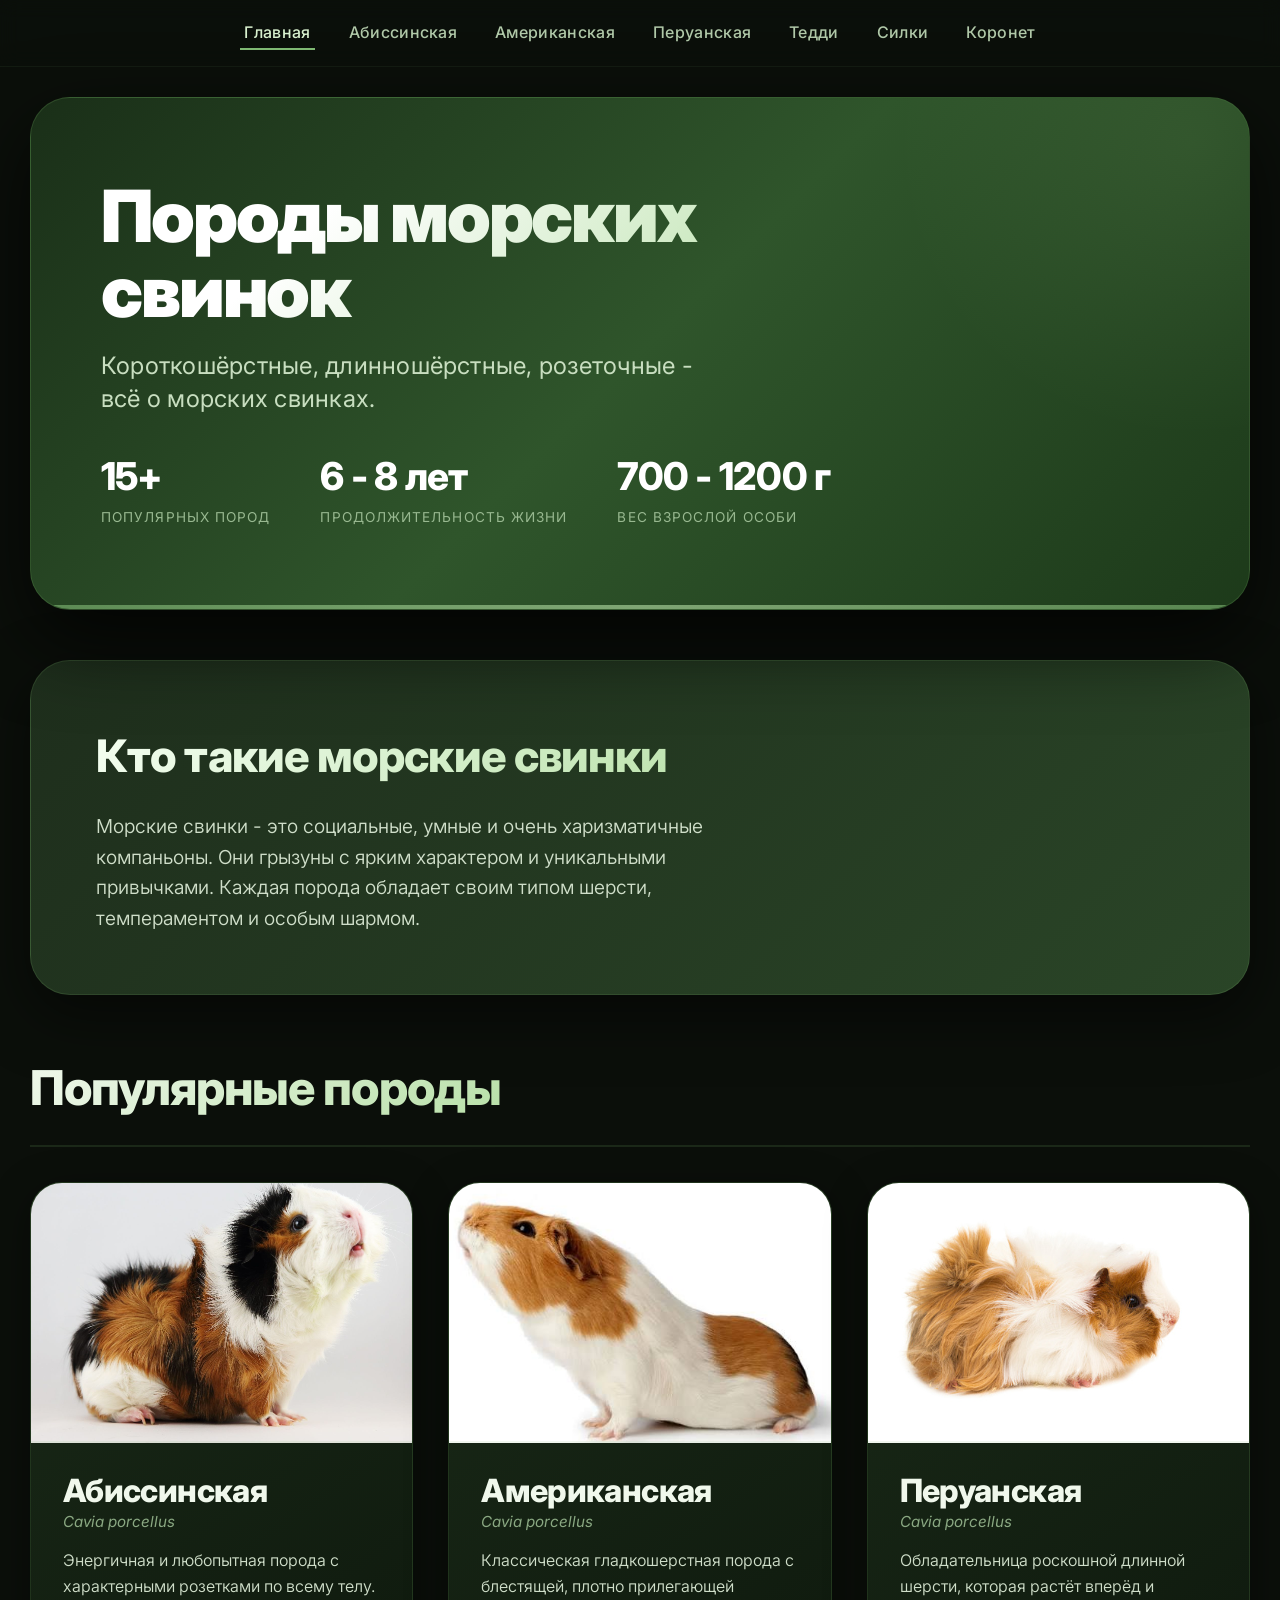
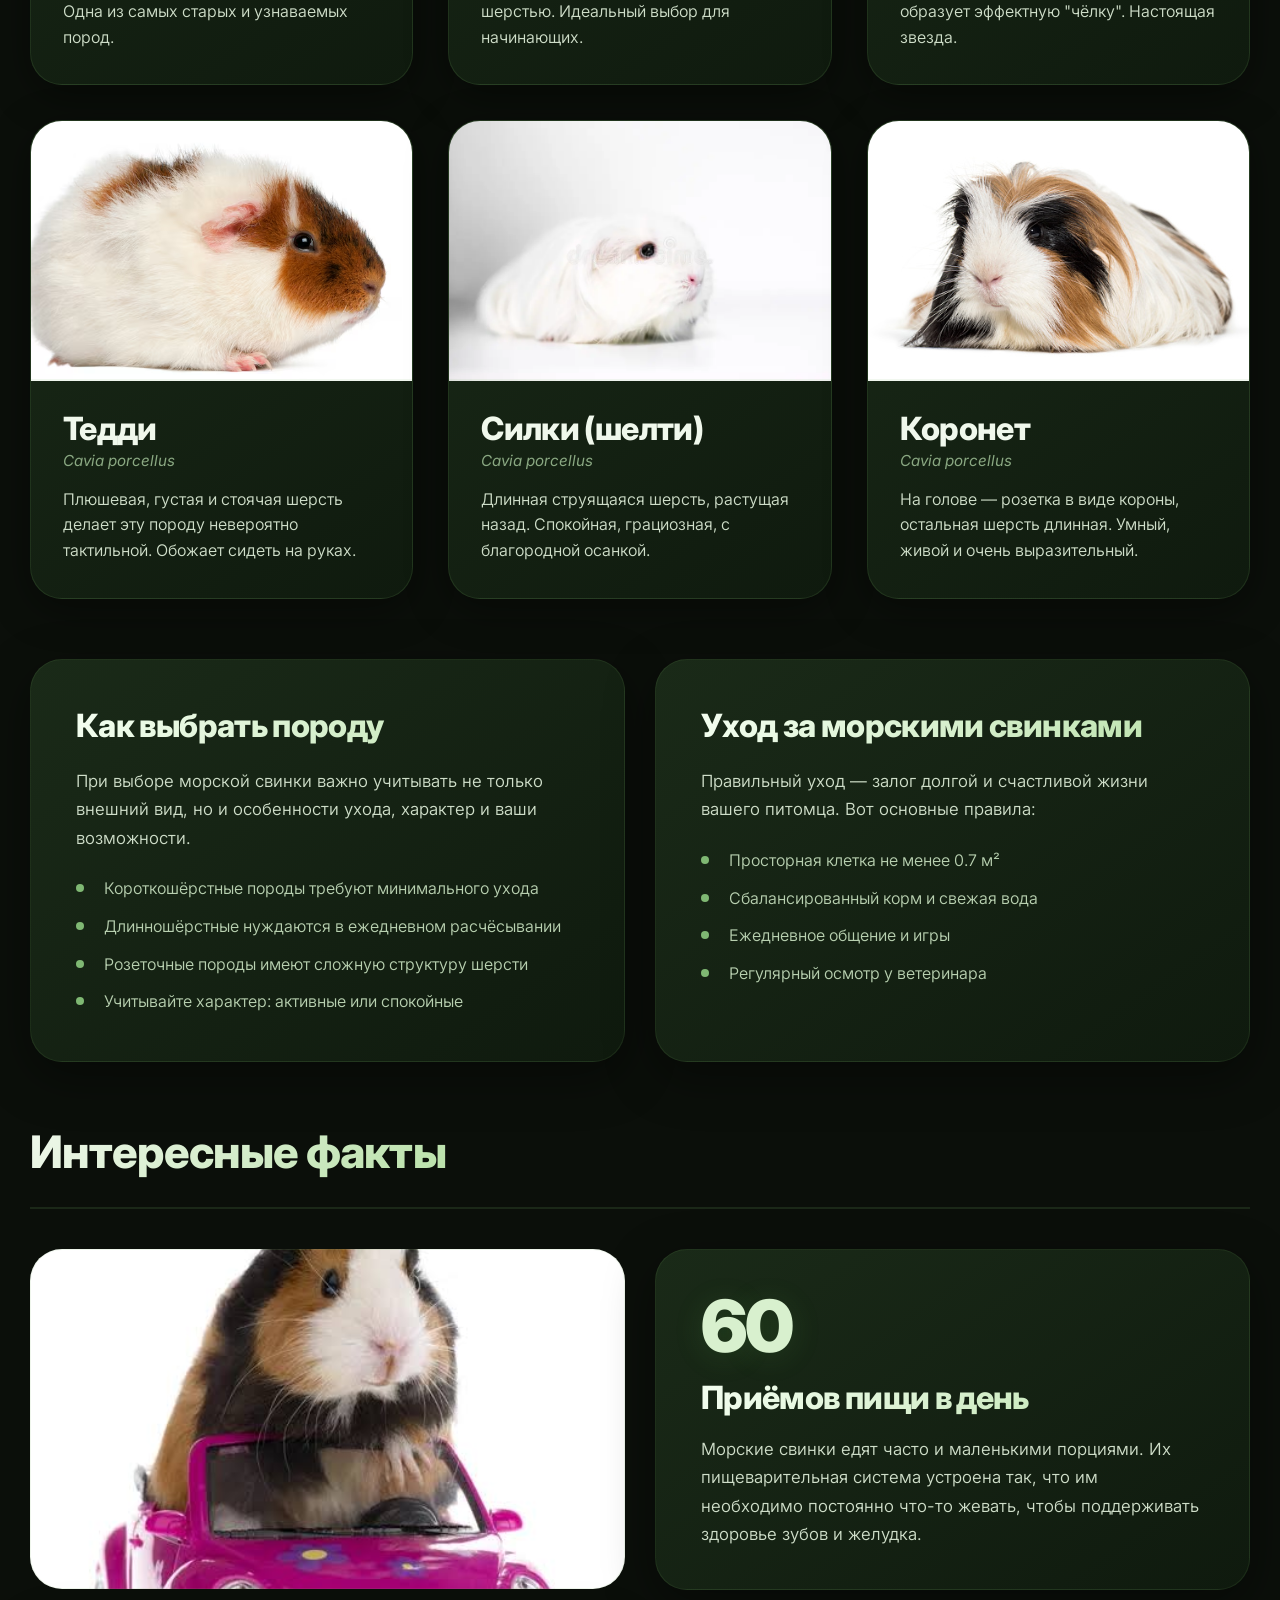
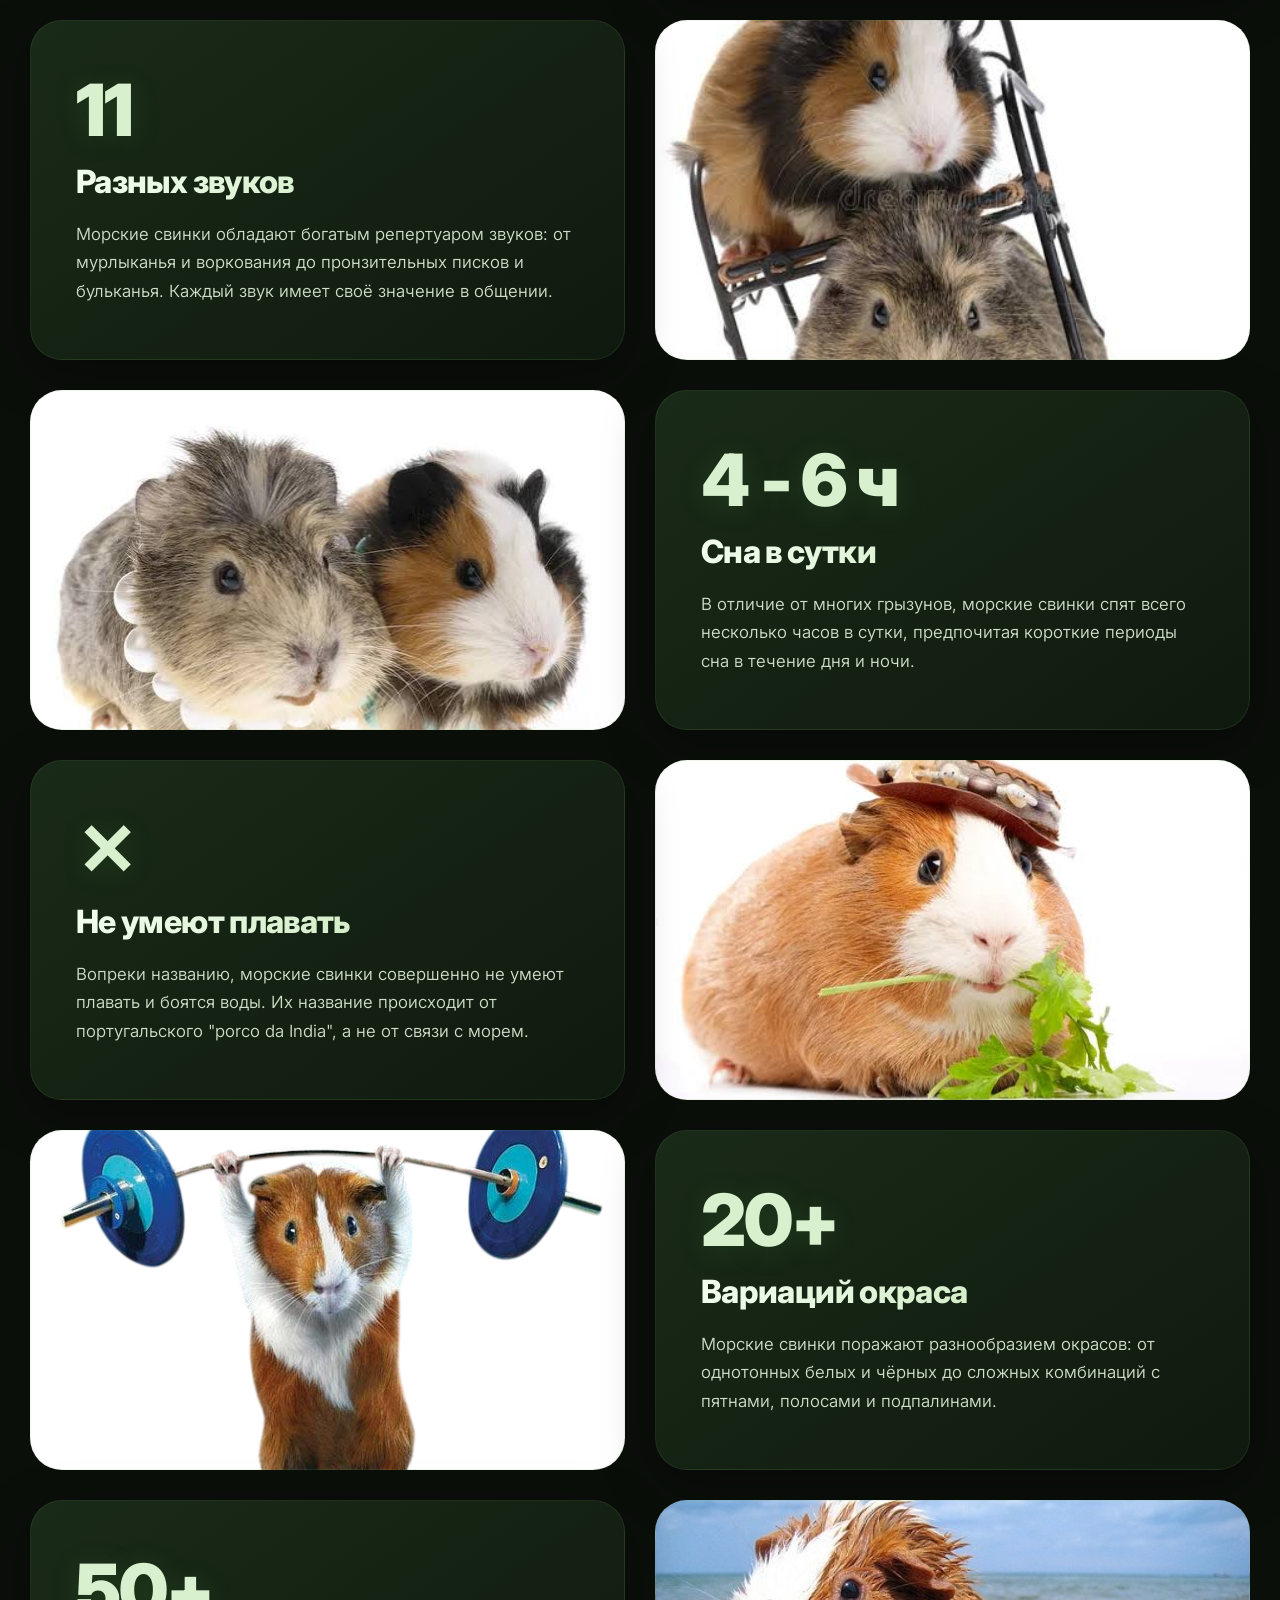
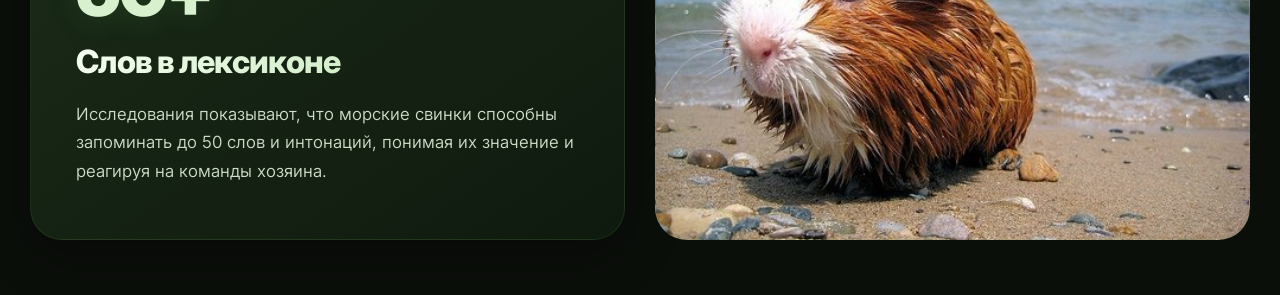
<file: index.html>
<!DOCTYPE html>
<html lang="ru">
<head>
    <meta charset="UTF-8">
    <meta name="viewport" content="width=device-width, initial-scale=1.0">
    <title>Породы морских свинок</title>
    <link rel="preconnect" href="https://fonts.googleapis.com">
    <link rel="preconnect" href="https://fonts.gstatic.com" crossorigin>
    <link href="https://fonts.googleapis.com/css2?family=Inter:opsz,wght@14..32,400;14..32,600;14..32,700;14..32,800;14..32,900&display=swap" rel="stylesheet">
    <link rel="stylesheet" href="style.css">
</head>
<body>
    <nav class="top-nav">
        <div class="container">
            <ul class="nav-menu">
                <li><a href="index.html" class="active">Главная</a></li>
                <li><a href="abis.html">Абиссинская</a></li>
                <li><a href="amer.html">Американская</a></li>
                <li><a href="peru.html">Перуанская</a></li>
                <li><a href="teddi.html">Тедди</a></li>
                <li><a href="silki.html">Силки</a></li>
                <li><a href="koro.html">Коронет</a></li>
            </ul>
        </div>
    </nav>
    <div class="container">

        <header class="main-banner">
            <h1>Породы морских свинок</h1>
            <div class="sub-text">Короткошёрстные, длинношёрстные, розеточные - всё о морских свинках.</div>
            <div class="stats-row">
                <div class="stat">
                    <span class="number">15+</span>
                    <span class="label">Популярных пород</span>
                </div>
                <div class="stat">
                    <span class="number">6 - 8 лет</span>
                    <span class="label">Продолжительность жизни</span>
                </div>
                <div class="stat">
                    <span class="number">700 - 1200 г</span>
                    <span class="label">Вес взрослой особи</span>
                </div>
            </div>
        </header>

        <section class="about-banner">
            <div class="about-text">
                <h2>Кто такие морские свинки</h2>
                <p>Морские свинки - это социальные, умные и очень харизматичные компаньоны. Они грызуны с ярким характером и уникальными привычками. Каждая порода обладает своим типом шерсти, темпераментом и особым шармом.</p>
            </div>
        </section>

        <div class="section-header">
            <h2>Популярные породы</h2>
        </div>

        <div class="grid">

            <a href="abis.html" class="card">
                <div class="card-image" style="background-image: url('1670912317_1-poknok-art-p-abissinskaya-morskaya-svinka-1.jpg');"></div>
                <div class="card-body">
                    <div class="name">Абиссинская</div>
                    <div class="sub">Cavia porcellus</div>
                    <div class="desc">Энергичная и любопытная порода с характерными розетками по всему телу. Одна из самых старых и узнаваемых пород.</div>
                </div>
            </a>

            <a href="amer.html" class="card">
                <div class="card-image" style="background-image: url('images.jfif');"></div>
                <div class="card-body">
                    <div class="name">Американская</div>
                    <div class="sub">Cavia porcellus</div>
                    <div class="desc">Классическая гладкошерстная порода с блестящей, плотно прилегающей шерстью. Идеальный выбор для начинающих.</div>
                </div>
            </a>

            <a href="peru.html" class="card">
                <div class="card-image" style="background-image: url('istockphoto-959818866-170667a.jpg');"></div>
                <div class="card-body">
                    <div class="name">Перуанская</div>
                    <div class="sub">Cavia porcellus</div>
                    <div class="desc">Обладательница роскошной длинной шерсти, которая растёт вперёд и образует эффектную "чёлку". Настоящая звезда.</div>
                </div>
            </a>

            <a href="teddi.html" class="card">
                <div class="card-image" style="background-image: url('teddy-guinea-pig-front-white-background_191971-15068.avif');"></div>
                <div class="card-body">
                    <div class="name">Тедди</div>
                    <div class="sub">Cavia porcellus</div>
                    <div class="desc">Плюшевая, густая и стоячая шерсть делает эту породу невероятно тактильной. Обожает сидеть на руках.</div>
                </div>
            </a>

            <a href="silki.html" class="card">
                <div class="card-image" style="background-image: url('silkie-sheltie-197257244.webp');"></div>
                <div class="card-body">
                    <div class="name">Силки (шелти)</div>
                    <div class="sub">Cavia porcellus</div>
                    <div class="desc">Длинная струящаяся шерсть, растущая назад. Спокойная, грациозная, с благородной осанкой.</div>
                </div>
            </a>

            <a href="koro.html" class="card">
                <div class="card-image" style="background-image: url('istockphoto-1069516180-170667a.jpg');"></div>
                <div class="card-body">
                    <div class="name">Коронет</div>
                    <div class="sub">Cavia porcellus</div>
                    <div class="desc">На голове — розетка в виде короны, остальная шерсть длинная. Умный, живой и очень выразительный.</div>
                </div>
            </a>

        </div>

        <div class="info-block">
            <div class="info-card">
                <h3>Как выбрать породу</h3>
                <p>При выборе морской свинки важно учитывать не только внешний вид, но и особенности ухода, характер и ваши возможности.</p>
                <ul>
                    <li>Короткошёрстные породы требуют минимального ухода</li>
                    <li>Длинношёрстные нуждаются в ежедневном расчёсывании</li>
                    <li>Розеточные породы имеют сложную структуру шерсти</li>
                    <li>Учитывайте характер: активные или спокойные</li>
                </ul>
            </div>
            <div class="info-card">
                <h3>Уход за морскими свинками</h3>
                <p>Правильный уход — залог долгой и счастливой жизни вашего питомца. Вот основные правила:</p>
                <ul>
                    <li>Просторная клетка не менее 0.7 м²</li>
                    <li>Сбалансированный корм и свежая вода</li>
                    <li>Ежедневное общение и игры</li>
                    <li>Регулярный осмотр у ветеринара</li>
                </ul>
            </div>
        </div>

        <div class="facts-gallery">
            <div class="section-header">
                <h2>Интересные факты</h2>
            </div>

            <div class="fact-row">
                <div class="photo-block" style="background-image: url('1.jfif');"></div>
                <div class="fact-block">
                    <div class="number">60</div>
                    <h3>Приёмов пищи в день</h3>
                    <p>Морские свинки едят часто и маленькими порциями. Их пищеварительная система устроена так, что им необходимо постоянно что-то жевать, чтобы поддерживать здоровье зубов и желудка.</p>
                </div>
            </div>

            <div class="fact-row reverse">
                <div class="photo-block" style="background-image: url('2.jfif');"></div>
                <div class="fact-block">
                    <div class="number">11</div>
                    <h3>Разных звуков</h3>
                    <p>Морские свинки обладают богатым репертуаром звуков: от мурлыканья и воркования до пронзительных писков и бульканья. Каждый звук имеет своё значение в общении.</p>
                </div>
            </div>

            <div class="fact-row">
                <div class="photo-block" style="background-image: url('3.jfif');"></div>
                <div class="fact-block">
                    <div class="number">4 - 6 ч</div>
                    <h3>Сна в сутки</h3>
                    <p>В отличие от многих грызунов, морские свинки спят всего несколько часов в сутки, предпочитая короткие периоды сна в течение дня и ночи.</p>
                </div>
            </div>

            <div class="fact-row reverse">
                <div class="photo-block" style="background-image: url('4.jfif');"></div>
                <div class="fact-block">
                    <div class="number">✕</div>
                    <h3>Не умеют плавать</h3>
                    <p>Вопреки названию, морские свинки совершенно не умеют плавать и боятся воды. Их название происходит от португальского "porco da India", а не от связи с морем.</p>
                </div>
            </div>

            <div class="fact-row">
                <div class="photo-block" style="background-image: url('image-Photoroom.png');"></div>
                <div class="fact-block">
                    <div class="number">20+</div>
                    <h3>Вариаций окраса</h3>
                    <p>Морские свинки поражают разнообразием окрасов: от однотонных белых и чёрных до сложных комбинаций с пятнами, полосами и подпалинами.</p>
                </div>
            </div>

            <div class="fact-row reverse">
                <div class="photo-block" style="background-image: url('6.jpg');"></div>
                <div class="fact-block">
                    <div class="number">50+</div>
                    <h3>Слов в лексиконе</h3>
                    <p>Исследования показывают, что морские свинки способны запоминать до 50 слов и интонаций, понимая их значение и реагируя на команды хозяина.</p>
                </div>
            </div>
        </div>

    </div>

</body>
</html>
</file>
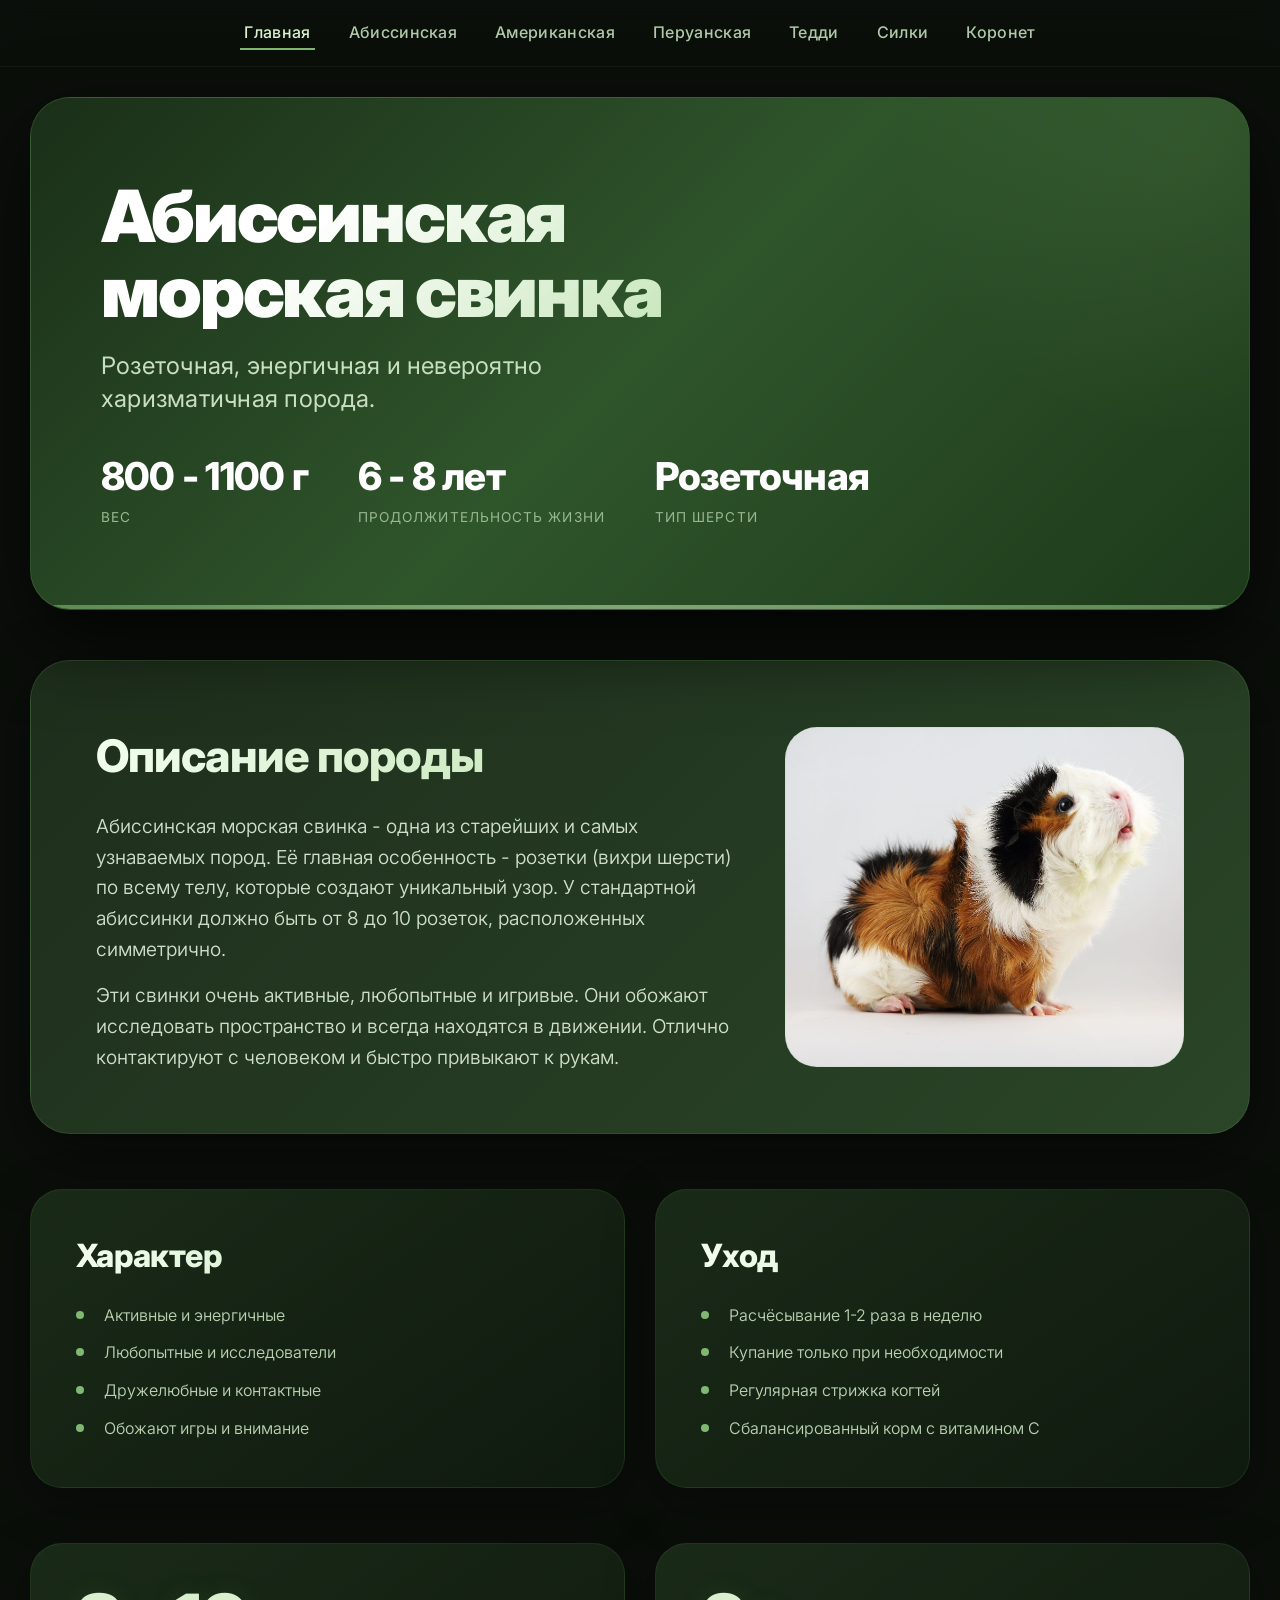
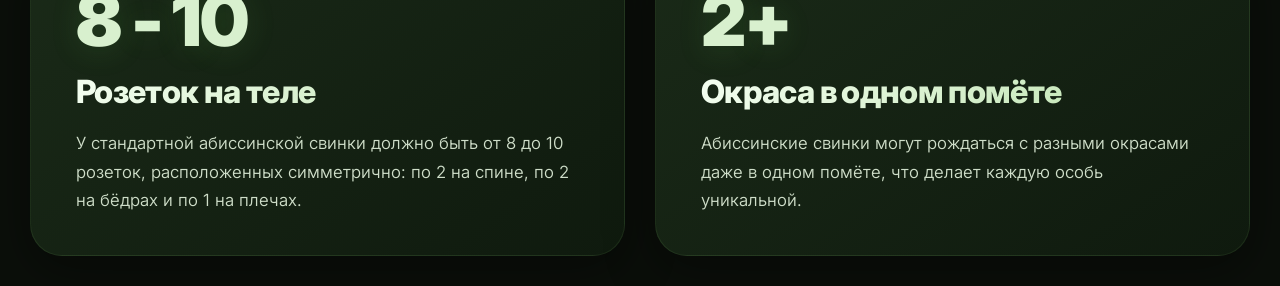
<file: abis.html>
<!DOCTYPE html>
<html lang="ru">
<head>
    <meta charset="UTF-8">
    <meta name="viewport" content="width=device-width, initial-scale=1.0">
    <title>Абиссинская морская свинка</title>
    <link rel="preconnect" href="https://fonts.googleapis.com">
    <link rel="preconnect" href="https://fonts.gstatic.com" crossorigin>
    <link href="https://fonts.googleapis.com/css2?family=Inter:opsz,wght@14..32,400;14..32,600;14..32,700;14..32,800;14..32,900&display=swap" rel="stylesheet">
    <link rel="stylesheet" href="style.css">
</head>
<body>
    <nav class="top-nav">
        <div class="container">
            <ul class="nav-menu">
                <li><a href="index.html" class="active">Главная</a></li>
                <li><a href="abis.html">Абиссинская</a></li>
                <li><a href="amer.html">Американская</a></li>
                <li><a href="peru.html">Перуанская</a></li>
                <li><a href="teddi.html">Тедди</a></li>
                <li><a href="silki.html">Силки</a></li>
                <li><a href="koro.html">Коронет</a></li>
            </ul>
        </div>
    </nav>
    <div class="container">

        <header class="main-banner">
            <h1>Абиссинская морская свинка</h1>
            <div class="sub-text">Розеточная, энергичная и невероятно харизматичная порода.</div>
            <div class="stats-row">
                <div class="stat">
                    <span class="number">800 - 1100 г</span>
                    <span class="label">Вес</span>
                </div>
                <div class="stat">
                    <span class="number">6 - 8 лет</span>
                    <span class="label">Продолжительность жизни</span>
                </div>
                <div class="stat">
                    <span class="number">Розеточная</span>
                    <span class="label">Тип шерсти</span>
                </div>
            </div>
        </header>

        <section class="about-banner">
            <div class="about-text">
                <h2>Описание породы</h2>
                <p>Абиссинская морская свинка - одна из старейших и самых узнаваемых пород. Её главная особенность - розетки (вихри шерсти) по всему телу, которые создают уникальный узор. У стандартной абиссинки должно быть от 8 до 10 розеток, расположенных симметрично.</p>
                <p>Эти свинки очень активные, любопытные и игривые. Они обожают исследовать пространство и всегда находятся в движении. Отлично контактируют с человеком и быстро привыкают к рукам.</p>
            </div>
            <div class="about-image" style="background-image: url('1670912317_1-poknok-art-p-abissinskaya-morskaya-svinka-1.jpg');"></div>
        </section>

        <div class="info-block">
            <div class="info-card">
                <h3>Характер</h3>
                <ul>
                    <li>Активные и энергичные</li>
                    <li>Любопытные и исследователи</li>
                    <li>Дружелюбные и контактные</li>
                    <li>Обожают игры и внимание</li>
                </ul>
            </div>
            <div class="info-card">
                <h3>Уход</h3>
                <ul>
                    <li>Расчёсывание 1-2 раза в неделю</li>
                    <li>Купание только при необходимости</li>
                    <li>Регулярная стрижка когтей</li>
                    <li>Сбалансированный корм с витамином С</li>
                </ul>
            </div>
        </div>

        <div class="fact-row">
            <div class="fact-block">
                <div class="number">8 - 10</div>
                <h3>Розеток на теле</h3>
                <p>У стандартной абиссинской свинки должно быть от 8 до 10 розеток, расположенных симметрично: по 2 на спине, по 2 на бёдрах и по 1 на плечах.</p>
            </div>
            <div class="fact-block">
                <div class="number">2+</div>
                <h3>Окраса в одном помёте</h3>
                <p>Абиссинские свинки могут рождаться с разными окрасами даже в одном помёте, что делает каждую особь уникальной.</p>
            </div>
        </div>

    </div>

</body>
</html>
</file>
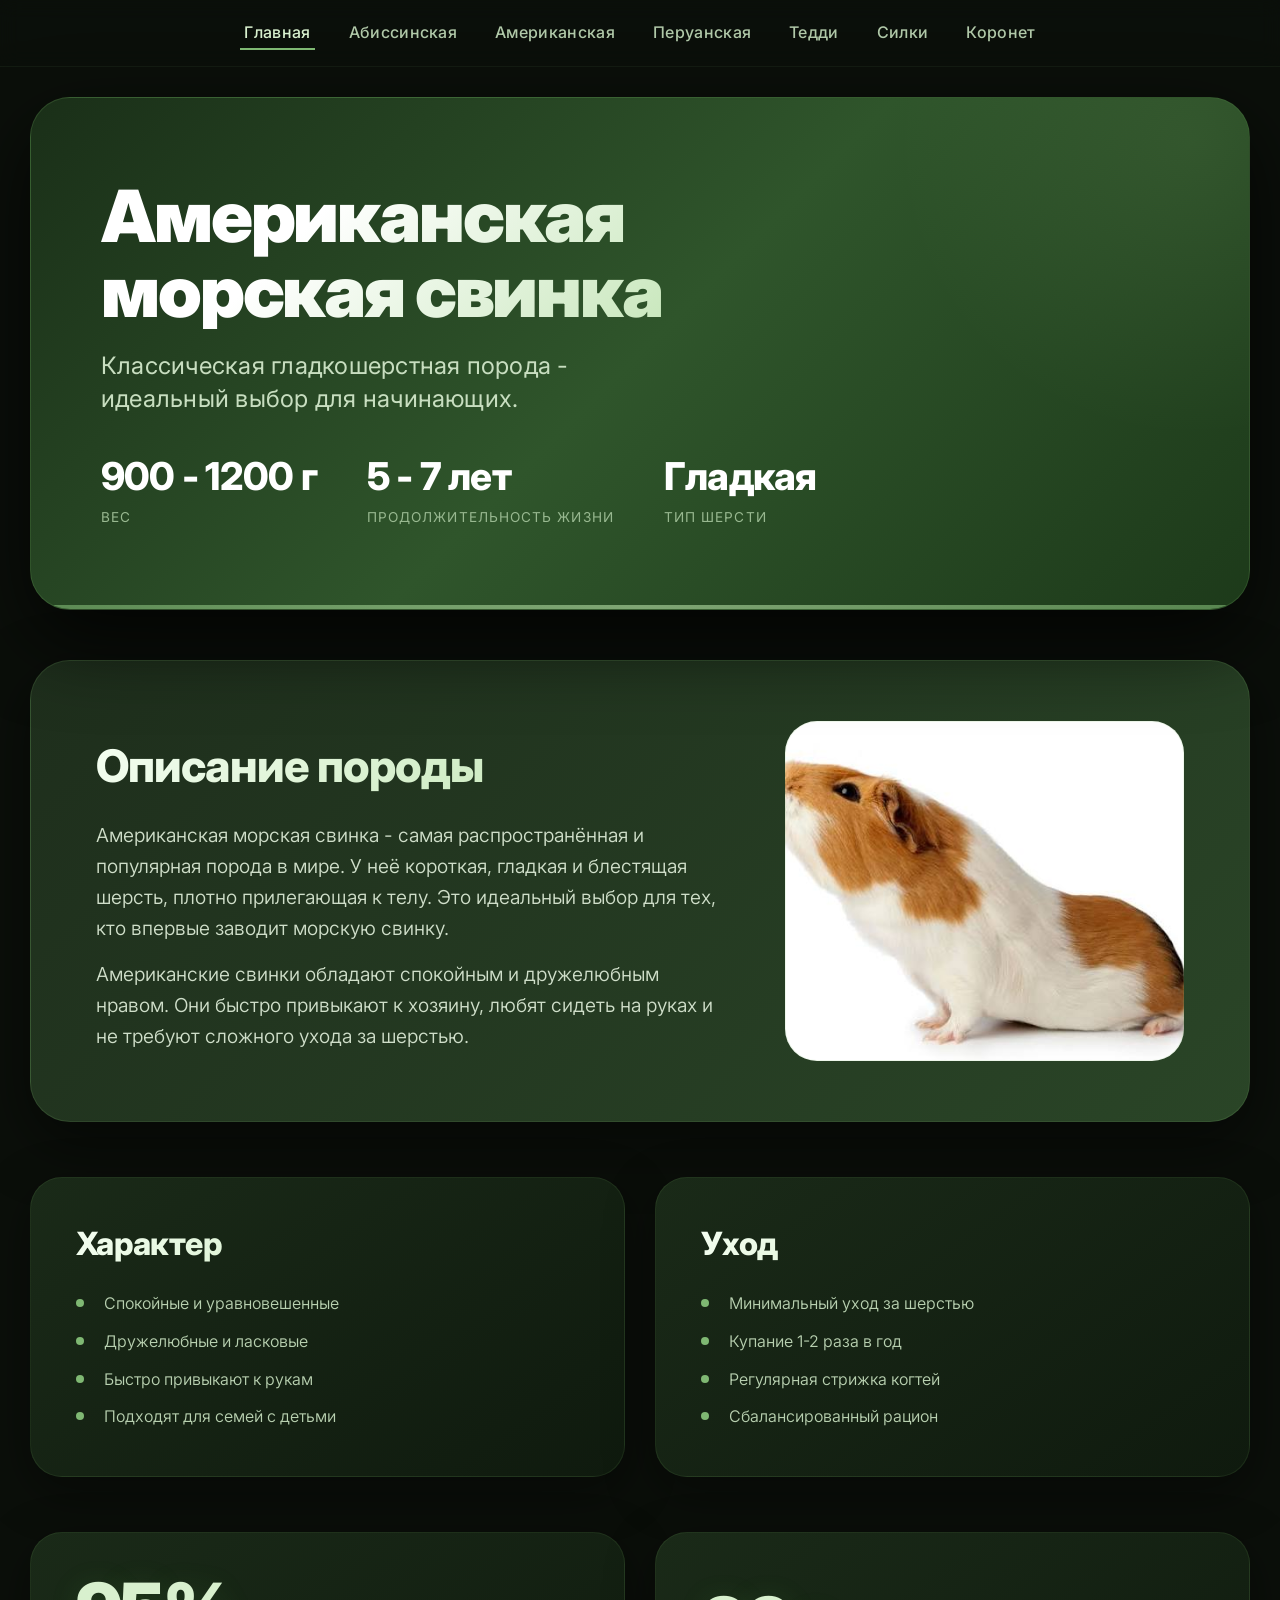
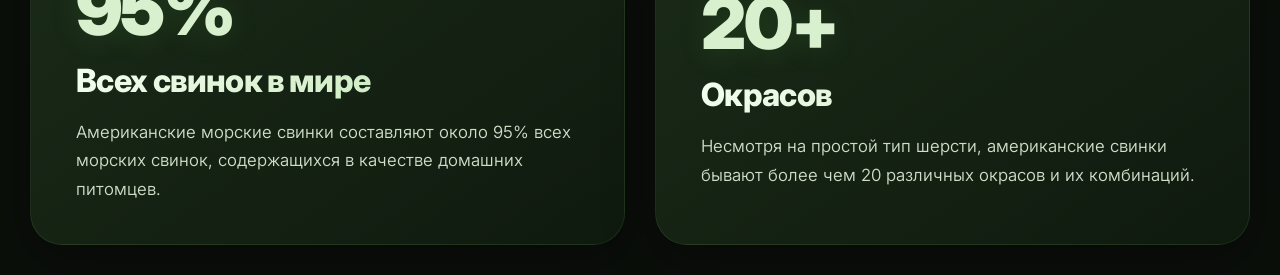
<file: amer.html>
<!DOCTYPE html>
<html lang="ru">
<head>
    <meta charset="UTF-8">
    <meta name="viewport" content="width=device-width, initial-scale=1.0">
    <title>Американская морская свинка</title>
    <link rel="preconnect" href="https://fonts.googleapis.com">
    <link rel="preconnect" href="https://fonts.gstatic.com" crossorigin>
    <link href="https://fonts.googleapis.com/css2?family=Inter:opsz,wght@14..32,400;14..32,600;14..32,700;14..32,800;14..32,900&display=swap" rel="stylesheet">
    <link rel="stylesheet" href="style.css">
</head>
<body>
    <nav class="top-nav">
        <div class="container">
            <ul class="nav-menu">
                <li><a href="index.html" class="active">Главная</a></li>
                <li><a href="abis.html">Абиссинская</a></li>
                <li><a href="amer.html">Американская</a></li>
                <li><a href="peru.html">Перуанская</a></li>
                <li><a href="teddi.html">Тедди</a></li>
                <li><a href="silki.html">Силки</a></li>
                <li><a href="koro.html">Коронет</a></li>
            </ul>
        </div>
    </nav>
    <div class="container">

        <header class="main-banner">
            <h1>Американская морская свинка</h1>
            <div class="sub-text">Классическая гладкошерстная порода - идеальный выбор для начинающих.</div>
            <div class="stats-row">
                <div class="stat">
                    <span class="number">900 - 1200 г</span>
                    <span class="label">Вес</span>
                </div>
                <div class="stat">
                    <span class="number">5 - 7 лет</span>
                    <span class="label">Продолжительность жизни</span>
                </div>
                <div class="stat">
                    <span class="number">Гладкая</span>
                    <span class="label">Тип шерсти</span>
                </div>
            </div>
        </header>

        <section class="about-banner">
            <div class="about-text">
                <h2>Описание породы</h2>
                <p>Американская морская свинка - самая распространённая и популярная порода в мире. У неё короткая, гладкая и блестящая шерсть, плотно прилегающая к телу. Это идеальный выбор для тех, кто впервые заводит морскую свинку.</p>
                <p>Американские свинки обладают спокойным и дружелюбным нравом. Они быстро привыкают к хозяину, любят сидеть на руках и не требуют сложного ухода за шерстью.</p>
            </div>
            <div class="about-image" style="background-image: url('images.jfif');"></div>
        </section>

        <div class="info-block">
            <div class="info-card">
                <h3>Характер</h3>
                <ul>
                    <li>Спокойные и уравновешенные</li>
                    <li>Дружелюбные и ласковые</li>
                    <li>Быстро привыкают к рукам</li>
                    <li>Подходят для семей с детьми</li>
                </ul>
            </div>
            <div class="info-card">
                <h3>Уход</h3>
                <ul>
                    <li>Минимальный уход за шерстью</li>
                    <li>Купание 1-2 раза в год</li>
                    <li>Регулярная стрижка когтей</li>
                    <li>Сбалансированный рацион</li>
                </ul>
            </div>
        </div>

        <div class="fact-row">
            <div class="fact-block">
                <div class="number">95%</div>
                <h3>Всех свинок в мире</h3>
                <p>Американские морские свинки составляют около 95% всех морских свинок, содержащихся в качестве домашних питомцев.</p>
            </div>
            <div class="fact-block">
                <div class="number">20+</div>
                <h3>Окрасов</h3>
                <p>Несмотря на простой тип шерсти, американские свинки бывают более чем 20 различных окрасов и их комбинаций.</p>
            </div>
        </div>

    </div>

</body>
</html>
</file>
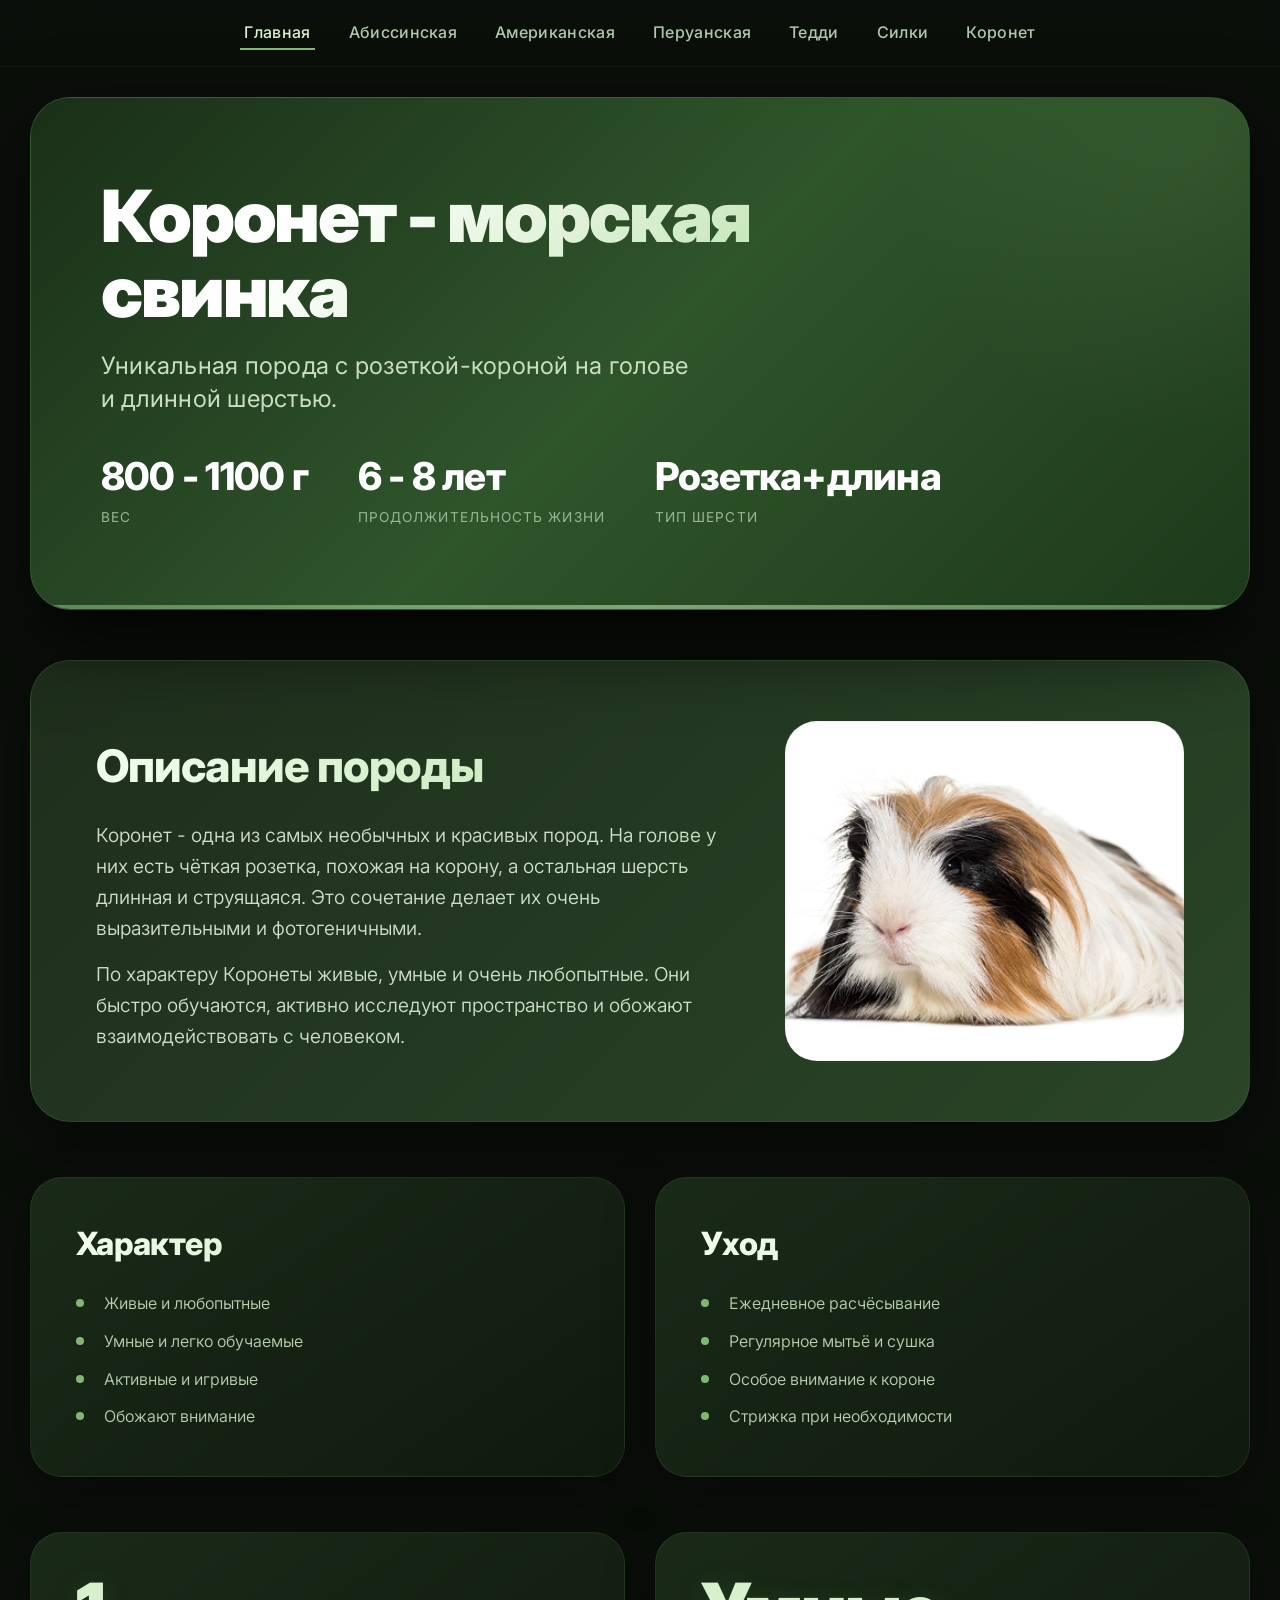
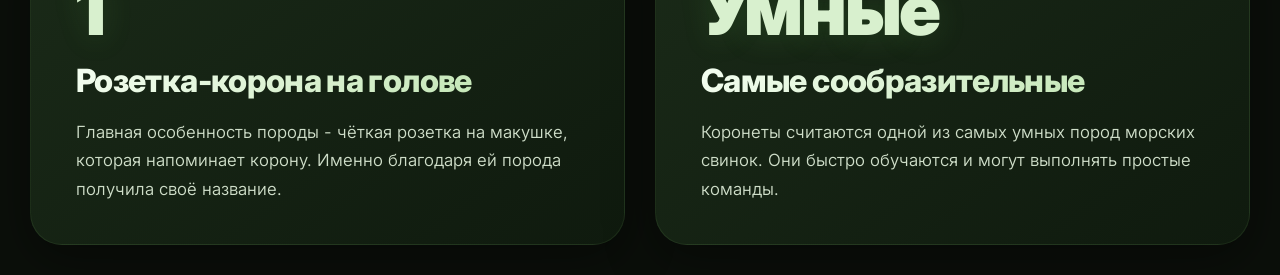
<file: koro.html>
<!DOCTYPE html>
<html lang="ru">
<head>
    <meta charset="UTF-8">
    <meta name="viewport" content="width=device-width, initial-scale=1.0">
    <title>Коронет - морская свинка</title>
    <link rel="preconnect" href="https://fonts.googleapis.com">
    <link rel="preconnect" href="https://fonts.gstatic.com" crossorigin>
    <link href="https://fonts.googleapis.com/css2?family=Inter:opsz,wght@14..32,400;14..32,600;14..32,700;14..32,800;14..32,900&display=swap" rel="stylesheet">
    <link rel="stylesheet" href="style.css">
</head>
<body>
    <nav class="top-nav">
        <div class="container">
            <ul class="nav-menu">
                <li><a href="index.html" class="active">Главная</a></li>
                <li><a href="abis.html">Абиссинская</a></li>
                <li><a href="amer.html">Американская</a></li>
                <li><a href="peru.html">Перуанская</a></li>
                <li><a href="teddi.html">Тедди</a></li>
                <li><a href="silki.html">Силки</a></li>
                <li><a href="koro.html">Коронет</a></li>
            </ul>
        </div>
    </nav>
    <div class="container">

        <header class="main-banner">
            <h1>Коронет - морская свинка</h1>
            <div class="sub-text">Уникальная порода с розеткой-короной на голове и длинной шерстью.</div>
            <div class="stats-row">
                <div class="stat">
                    <span class="number">800 - 1100 г</span>
                    <span class="label">Вес</span>
                </div>
                <div class="stat">
                    <span class="number">6 - 8 лет</span>
                    <span class="label">Продолжительность жизни</span>
                </div>
                <div class="stat">
                    <span class="number">Розетка+длина</span>
                    <span class="label">Тип шерсти</span>
                </div>
            </div>
        </header>

        <section class="about-banner">
            <div class="about-text">
                <h2>Описание породы</h2>
                <p>Коронет - одна из самых необычных и красивых пород. На голове у них есть чёткая розетка, похожая на корону, а остальная шерсть длинная и струящаяся. Это сочетание делает их очень выразительными и фотогеничными.</p>
                <p>По характеру Коронеты живые, умные и очень любопытные. Они быстро обучаются, активно исследуют пространство и обожают взаимодействовать с человеком.</p>
            </div>
            <div class="about-image" style="background-image: url('istockphoto-1069516180-170667a.jpg');"></div>
        </section>

        <div class="info-block">
            <div class="info-card">
                <h3>Характер</h3>
                <ul>
                    <li>Живые и любопытные</li>
                    <li>Умные и легко обучаемые</li>
                    <li>Активные и игривые</li>
                    <li>Обожают внимание</li>
                </ul>
            </div>
            <div class="info-card">
                <h3>Уход</h3>
                <ul>
                    <li>Ежедневное расчёсывание</li>
                    <li>Регулярное мытьё и сушка</li>
                    <li>Особое внимание к короне</li>
                    <li>Стрижка при необходимости</li>
                </ul>
            </div>
        </div>

        <div class="fact-row">
            <div class="fact-block">
                <div class="number">1</div>
                <h3>Розетка-корона на голове</h3>
                <p>Главная особенность породы - чёткая розетка на макушке, которая напоминает корону. Именно благодаря ей порода получила своё название.</p>
            </div>
            <div class="fact-block">
                <div class="number">Умные</div>
                <h3>Самые сообразительные</h3>
                <p>Коронеты считаются одной из самых умных пород морских свинок. Они быстро обучаются и могут выполнять простые команды.</p>
            </div>
        </div>

    </div>

</body>
</html>
</file>
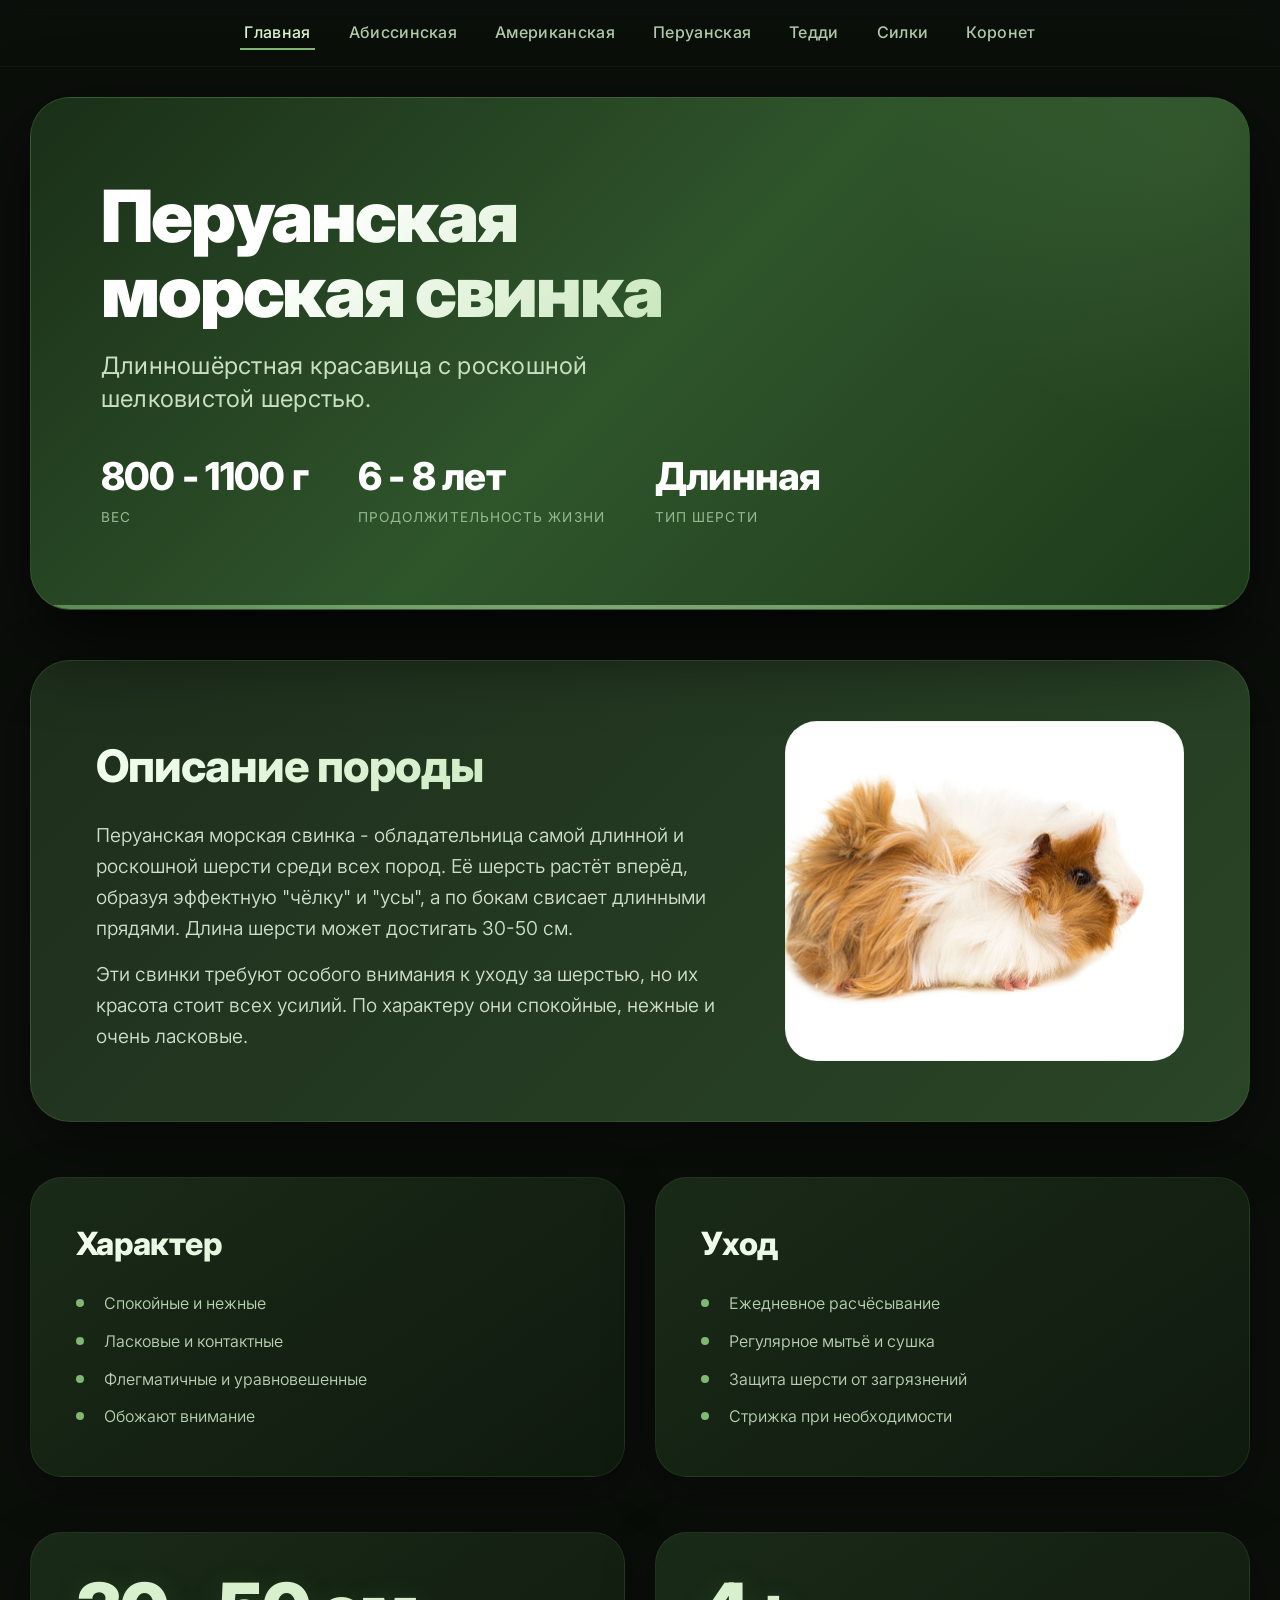
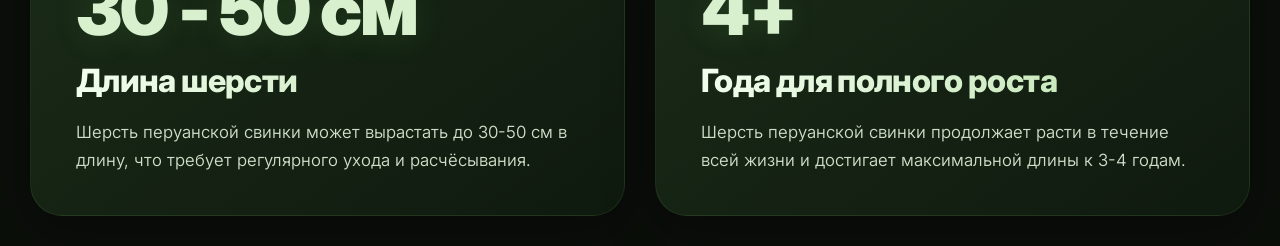
<file: peru.html>
<!DOCTYPE html>
<html lang="ru">
<head>
    <meta charset="UTF-8">
    <meta name="viewport" content="width=device-width, initial-scale=1.0">
    <title>Перуанская морская свинка</title>
    <link rel="preconnect" href="https://fonts.googleapis.com">
    <link rel="preconnect" href="https://fonts.gstatic.com" crossorigin>
    <link href="https://fonts.googleapis.com/css2?family=Inter:opsz,wght@14..32,400;14..32,600;14..32,700;14..32,800;14..32,900&display=swap" rel="stylesheet">
    <link rel="stylesheet" href="style.css">
</head>
<body>
    <nav class="top-nav">
        <div class="container">
            <ul class="nav-menu">
                <li><a href="index.html" class="active">Главная</a></li>
                <li><a href="abis.html">Абиссинская</a></li>
                <li><a href="amer.html">Американская</a></li>
                <li><a href="peru.html">Перуанская</a></li>
                <li><a href="teddi.html">Тедди</a></li>
                <li><a href="silki.html">Силки</a></li>
                <li><a href="koro.html">Коронет</a></li>
            </ul>
        </div>
    </nav>
    <div class="container">

        <header class="main-banner">
            <h1>Перуанская морская свинка</h1>
            <div class="sub-text">Длинношёрстная красавица с роскошной шелковистой шерстью.</div>
            <div class="stats-row">
                <div class="stat">
                    <span class="number">800 - 1100 г</span>
                    <span class="label">Вес</span>
                </div>
                <div class="stat">
                    <span class="number">6 - 8 лет</span>
                    <span class="label">Продолжительность жизни</span>
                </div>
                <div class="stat">
                    <span class="number">Длинная</span>
                    <span class="label">Тип шерсти</span>
                </div>
            </div>
        </header>

        <section class="about-banner">
            <div class="about-text">
                <h2>Описание породы</h2>
                <p>Перуанская морская свинка - обладательница самой длинной и роскошной шерсти среди всех пород. Её шерсть растёт вперёд, образуя эффектную "чёлку" и "усы", а по бокам свисает длинными прядями. Длина шерсти может достигать 30-50 см.</p>
                <p>Эти свинки требуют особого внимания к уходу за шерстью, но их красота стоит всех усилий. По характеру они спокойные, нежные и очень ласковые.</p>
            </div>
            <div class="about-image" style="background-image: url('istockphoto-959818866-170667a.jpg');"></div>
        </section>

        <div class="info-block">
            <div class="info-card">
                <h3>Характер</h3>
                <ul>
                    <li>Спокойные и нежные</li>
                    <li>Ласковые и контактные</li>
                    <li>Флегматичные и уравновешенные</li>
                    <li>Обожают внимание</li>
                </ul>
            </div>
            <div class="info-card">
                <h3>Уход</h3>
                <ul>
                    <li>Ежедневное расчёсывание</li>
                    <li>Регулярное мытьё и сушка</li>
                    <li>Защита шерсти от загрязнений</li>
                    <li>Стрижка при необходимости</li>
                </ul>
            </div>
        </div>

        <div class="fact-row">
            <div class="fact-block">
                <div class="number">30 - 50 см</div>
                <h3>Длина шерсти</h3>
                <p>Шерсть перуанской свинки может вырастать до 30-50 см в длину, что требует регулярного ухода и расчёсывания.</p>
            </div>
            <div class="fact-block">
                <div class="number">4+</div>
                <h3>Года для полного роста</h3>
                <p>Шерсть перуанской свинки продолжает расти в течение всей жизни и достигает максимальной длины к 3-4 годам.</p>
            </div>
        </div>

    </div>

</body>
</html>
</file>
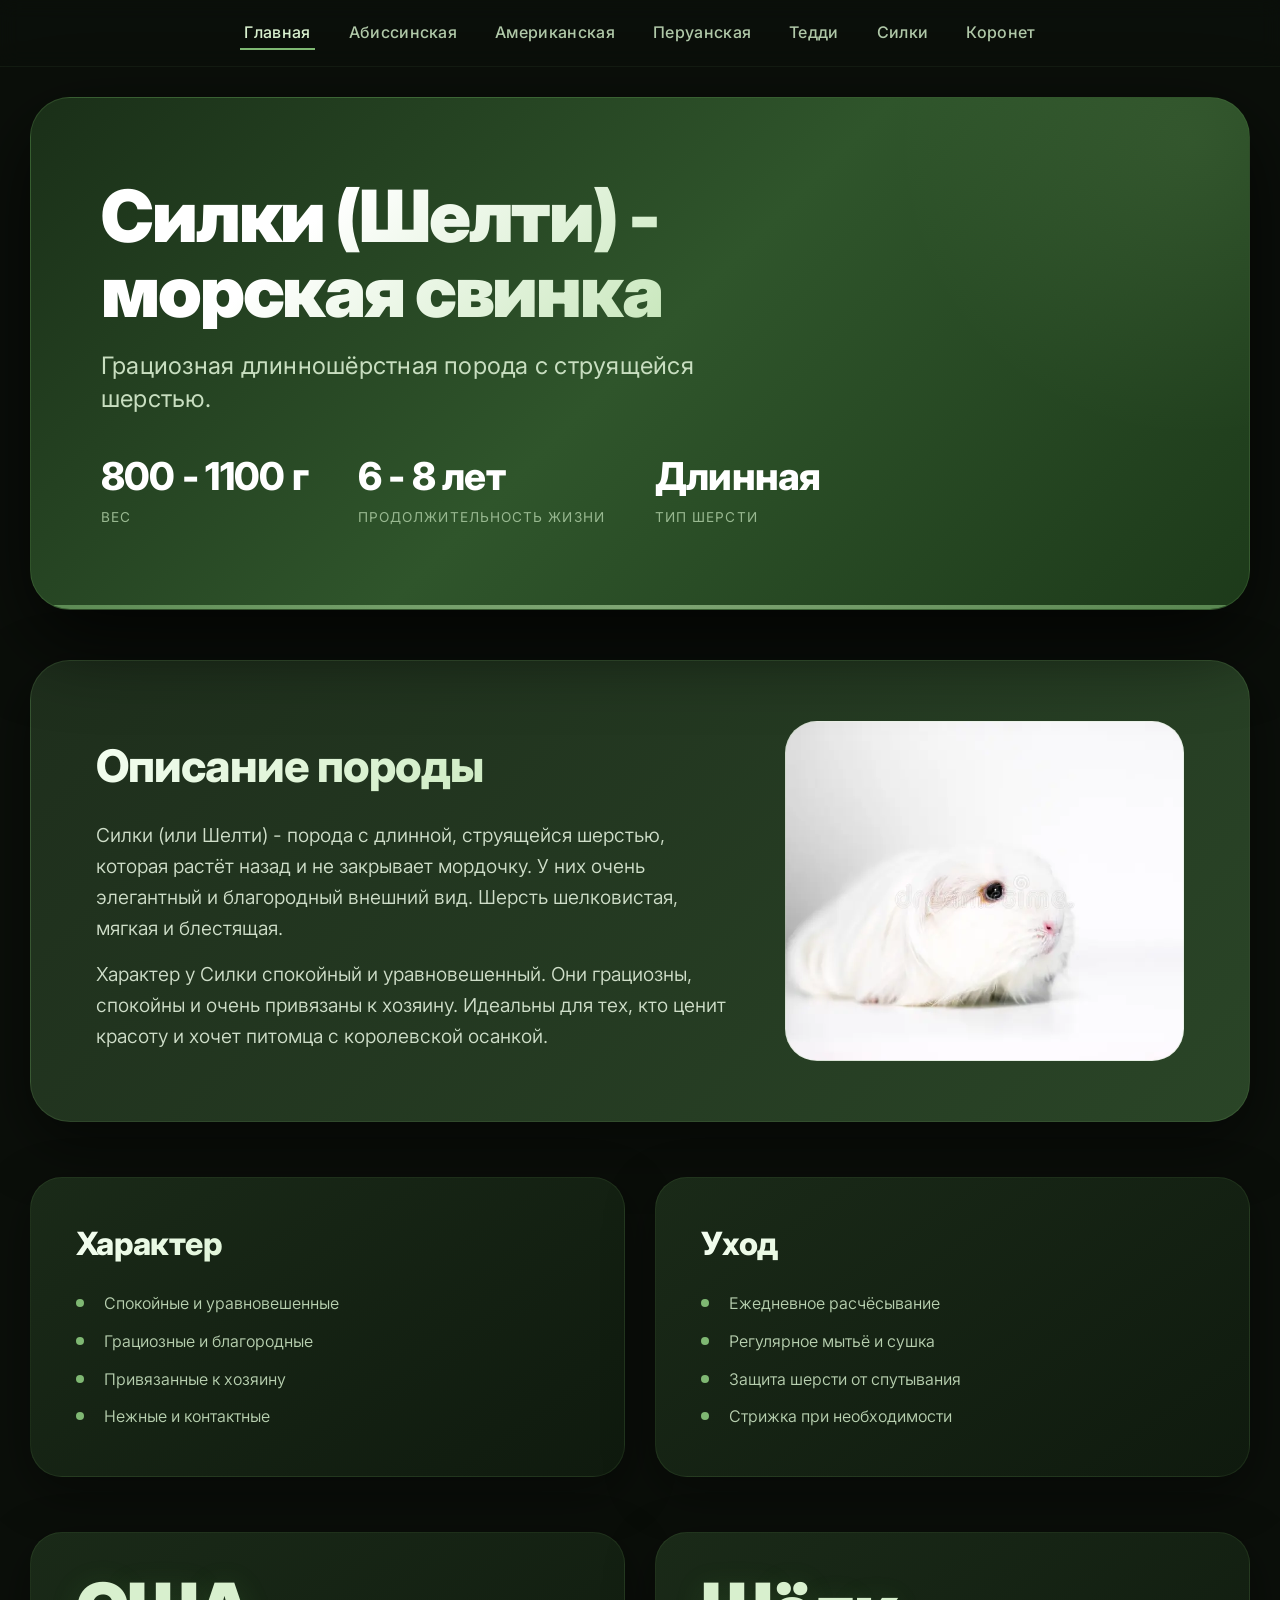
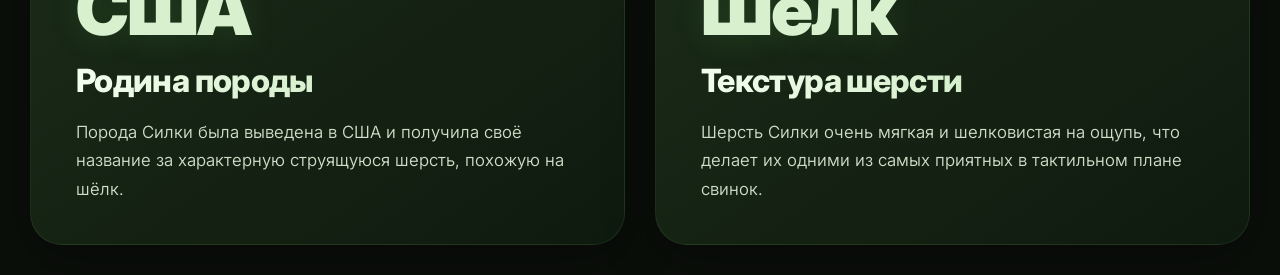
<file: silki.html>
<!DOCTYPE html>
<html lang="ru">
<head>
    <meta charset="UTF-8">
    <meta name="viewport" content="width=device-width, initial-scale=1.0">
    <title>Силки - морская свинка</title>
    <link rel="preconnect" href="https://fonts.googleapis.com">
    <link rel="preconnect" href="https://fonts.gstatic.com" crossorigin>
    <link href="https://fonts.googleapis.com/css2?family=Inter:opsz,wght@14..32,400;14..32,600;14..32,700;14..32,800;14..32,900&display=swap" rel="stylesheet">
    <link rel="stylesheet" href="style.css">
</head>
<body>
    <nav class="top-nav">
        <div class="container">
            <ul class="nav-menu">
                <li><a href="index.html" class="active">Главная</a></li>
                <li><a href="abis.html">Абиссинская</a></li>
                <li><a href="amer.html">Американская</a></li>
                <li><a href="peru.html">Перуанская</a></li>
                <li><a href="teddi.html">Тедди</a></li>
                <li><a href="silki.html">Силки</a></li>
                <li><a href="koro.html">Коронет</a></li>
            </ul>
        </div>
    </nav>
    <div class="container">

        <header class="main-banner">
            <h1>Силки (Шелти) - морская свинка</h1>
            <div class="sub-text">Грациозная длинношёрстная порода с струящейся шерстью.</div>
            <div class="stats-row">
                <div class="stat">
                    <span class="number">800 - 1100 г</span>
                    <span class="label">Вес</span>
                </div>
                <div class="stat">
                    <span class="number">6 - 8 лет</span>
                    <span class="label">Продолжительность жизни</span>
                </div>
                <div class="stat">
                    <span class="number">Длинная</span>
                    <span class="label">Тип шерсти</span>
                </div>
            </div>
        </header>

        <section class="about-banner">
            <div class="about-text">
                <h2>Описание породы</h2>
                <p>Силки (или Шелти) - порода с длинной, струящейся шерстью, которая растёт назад и не закрывает мордочку. У них очень элегантный и благородный внешний вид. Шерсть шелковистая, мягкая и блестящая.</p>
                <p>Характер у Силки спокойный и уравновешенный. Они грациозны, спокойны и очень привязаны к хозяину. Идеальны для тех, кто ценит красоту и хочет питомца с королевской осанкой.</p>
            </div>
            <div class="about-image" style="background-image: url('silkie-sheltie-197257244.webp');"></div>
        </section>

        <div class="info-block">
            <div class="info-card">
                <h3>Характер</h3>
                <ul>
                    <li>Спокойные и уравновешенные</li>
                    <li>Грациозные и благородные</li>
                    <li>Привязанные к хозяину</li>
                    <li>Нежные и контактные</li>
                </ul>
            </div>
            <div class="info-card">
                <h3>Уход</h3>
                <ul>
                    <li>Ежедневное расчёсывание</li>
                    <li>Регулярное мытьё и сушка</li>
                    <li>Защита шерсти от спутывания</li>
                    <li>Стрижка при необходимости</li>
                </ul>
            </div>
        </div>

        <div class="fact-row">
            <div class="fact-block">
                <div class="number">США</div>
                <h3>Родина породы</h3>
                <p>Порода Силки была выведена в США и получила своё название за характерную струящуюся шерсть, похожую на шёлк.</p>
            </div>
            <div class="fact-block">
                <div class="number">Шёлк</div>
                <h3>Текстура шерсти</h3>
                <p>Шерсть Силки очень мягкая и шелковистая на ощупь, что делает их одними из самых приятных в тактильном плане свинок.</p>
            </div>
        </div>

    </div>

</body>
</html>
</file>
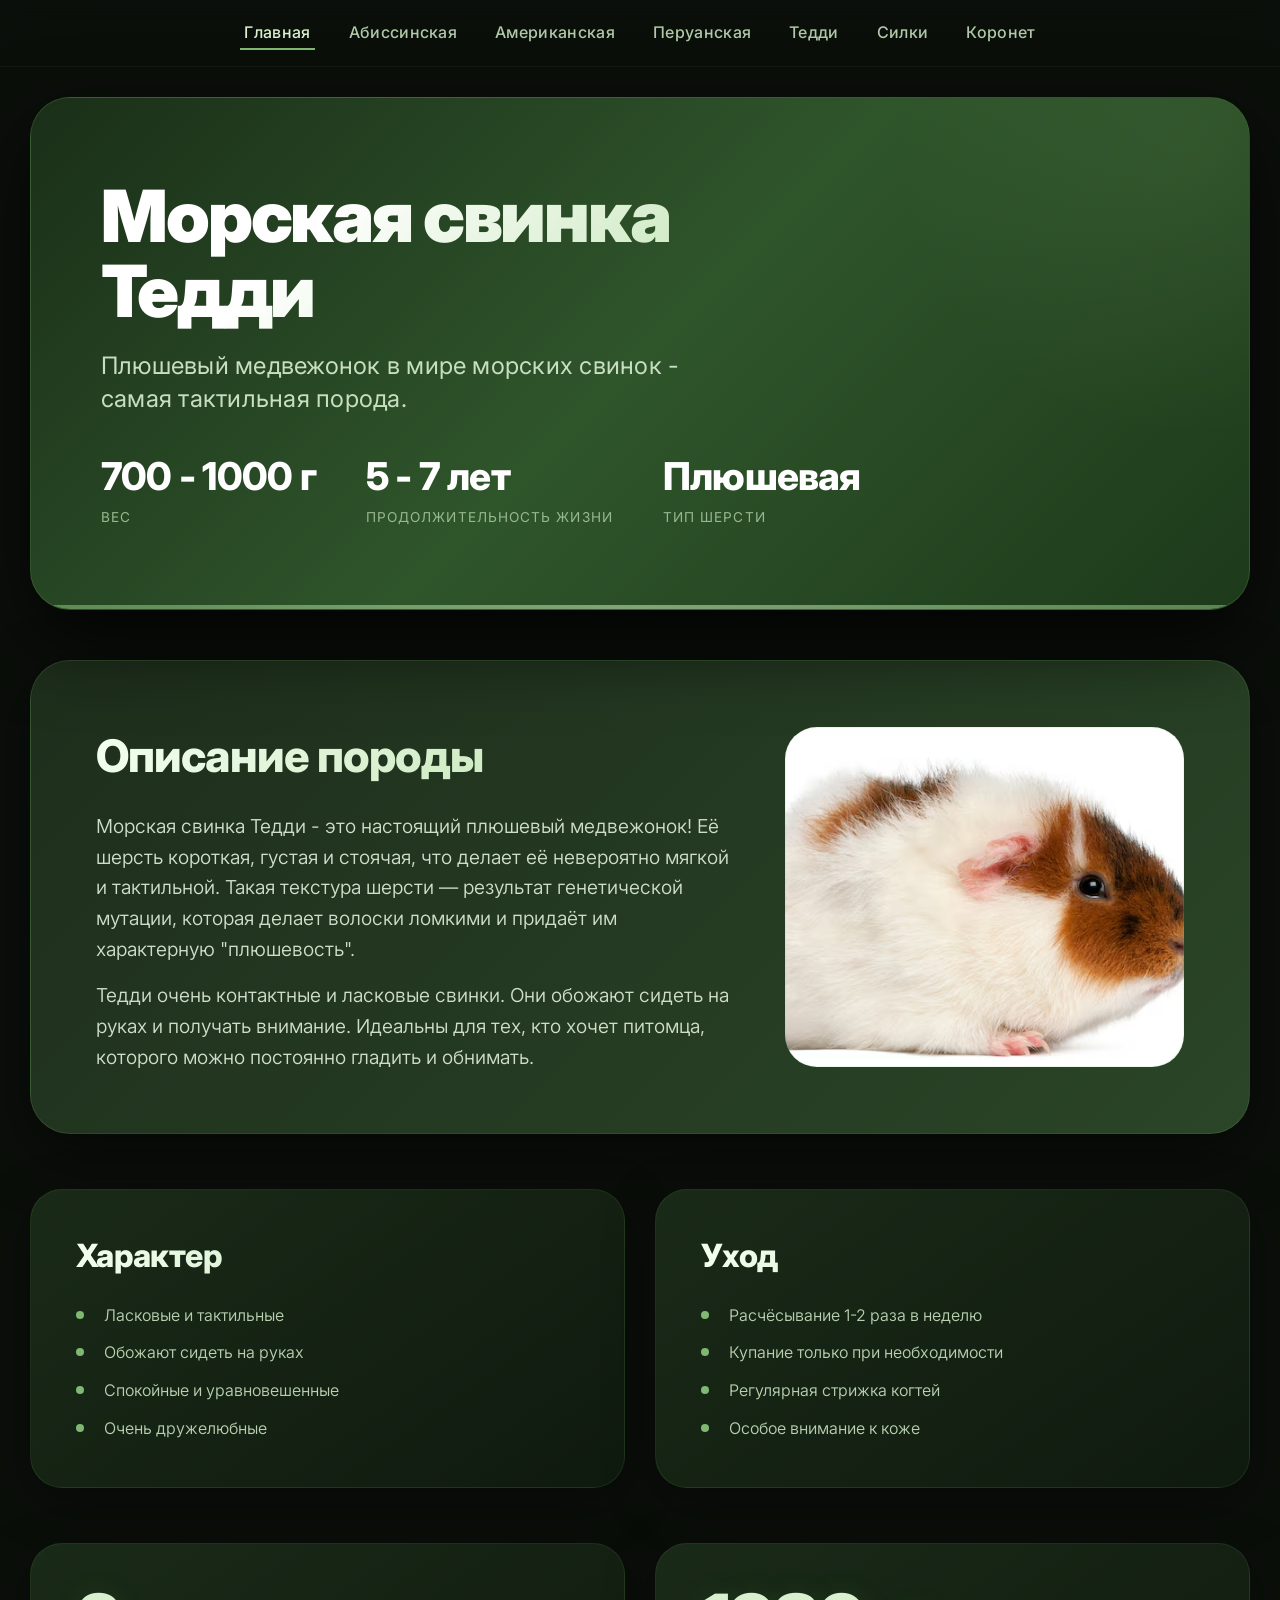
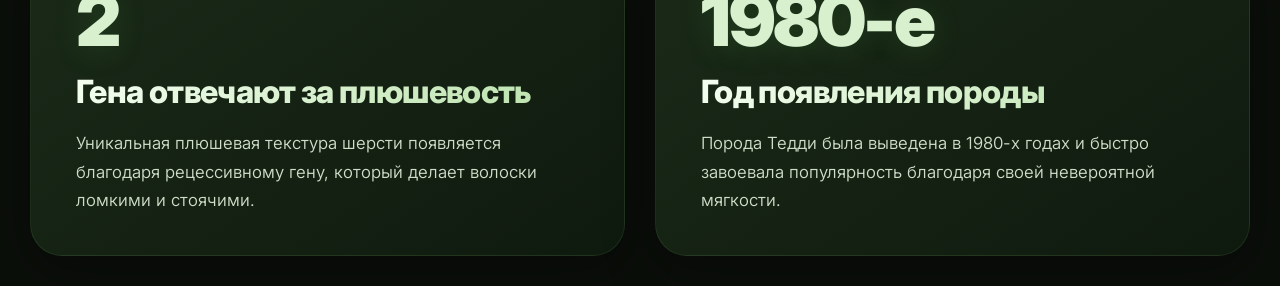
<file: teddi.html>
<!DOCTYPE html>
<html lang="ru">
<head>
    <meta charset="UTF-8">
    <meta name="viewport" content="width=device-width, initial-scale=1.0">
    <title>Тедди - морская свинка</title>
    <link rel="preconnect" href="https://fonts.googleapis.com">
    <link rel="preconnect" href="https://fonts.gstatic.com" crossorigin>
    <link href="https://fonts.googleapis.com/css2?family=Inter:opsz,wght@14..32,400;14..32,600;14..32,700;14..32,800;14..32,900&display=swap" rel="stylesheet">
    <link rel="stylesheet" href="style.css">
</head>
<body>
    <nav class="top-nav">
        <div class="container">
            <ul class="nav-menu">
                <li><a href="index.html" class="active">Главная</a></li>
                <li><a href="abis.html">Абиссинская</a></li>
                <li><a href="amer.html">Американская</a></li>
                <li><a href="peru.html">Перуанская</a></li>
                <li><a href="teddi.html">Тедди</a></li>
                <li><a href="silki.html">Силки</a></li>
                <li><a href="koro.html">Коронет</a></li>
            </ul>
        </div>
    </nav>
    <div class="container">

        <header class="main-banner">
            <h1>Морская свинка Тедди</h1>
            <div class="sub-text">Плюшевый медвежонок в мире морских свинок - самая тактильная порода.</div>
            <div class="stats-row">
                <div class="stat">
                    <span class="number">700 - 1000 г</span>
                    <span class="label">Вес</span>
                </div>
                <div class="stat">
                    <span class="number">5 - 7 лет</span>
                    <span class="label">Продолжительность жизни</span>
                </div>
                <div class="stat">
                    <span class="number">Плюшевая</span>
                    <span class="label">Тип шерсти</span>
                </div>
            </div>
        </header>

        <section class="about-banner">
            <div class="about-text">
                <h2>Описание породы</h2>
                <p>Морская свинка Тедди - это настоящий плюшевый медвежонок! Её шерсть короткая, густая и стоячая, что делает её невероятно мягкой и тактильной. Такая текстура шерсти — результат генетической мутации, которая делает волоски ломкими и придаёт им характерную "плюшевость".</p>
                <p>Тедди очень контактные и ласковые свинки. Они обожают сидеть на руках и получать внимание. Идеальны для тех, кто хочет питомца, которого можно постоянно гладить и обнимать.</p>
            </div>
            <div class="about-image" style="background-image: url('teddy-guinea-pig-front-white-background_191971-15068.avif');"></div>
        </section>

        <div class="info-block">
            <div class="info-card">
                <h3>Характер</h3>
                <ul>
                    <li>Ласковые и тактильные</li>
                    <li>Обожают сидеть на руках</li>
                    <li>Спокойные и уравновешенные</li>
                    <li>Очень дружелюбные</li>
                </ul>
            </div>
            <div class="info-card">
                <h3>Уход</h3>
                <ul>
                    <li>Расчёсывание 1-2 раза в неделю</li>
                    <li>Купание только при необходимости</li>
                    <li>Регулярная стрижка когтей</li>
                    <li>Особое внимание к коже</li>
                </ul>
            </div>
        </div>

        <div class="fact-row">
            <div class="fact-block">
                <div class="number">2</div>
                <h3>Гена отвечают за плюшевость</h3>
                <p>Уникальная плюшевая текстура шерсти появляется благодаря рецессивному гену, который делает волоски ломкими и стоячими.</p>
            </div>
            <div class="fact-block">
                <div class="number">1980-е</div>
                <h3>Год появления породы</h3>
                <p>Порода Тедди была выведена в 1980-х годах и быстро завоевала популярность благодаря своей невероятной мягкости.</p>
            </div>
        </div>

    </div>

</body>
</html>
</file>
<file: style.css>
* {
    margin: 0;
    padding: 0;
    box-sizing: border-box;
}

body {
    font-family: 'Inter', sans-serif;
    background: #0b0f0a;
    color: #f0f5ed;
    line-height: 1.6;
    -webkit-font-smoothing: antialiased;
}
.top-nav {
    padding: 20px 0;
    border-bottom: 1px solid rgba(120, 180, 100, 0.08);
    margin-bottom: 10px;
    background: rgba(11, 15, 10, 0.6);
    backdrop-filter: blur(10px);
    position: sticky;
    top: 0;
    z-index: 100;
}

.nav-menu {
    display: flex;
    justify-content: center;
    list-style: none;
    gap: 30px;
    flex-wrap: wrap;
    padding: 0;
    margin: 0;
}

.nav-menu li a {
    color: #b0c8a8;
    text-decoration: none;
    font-size: 1rem;
    font-weight: 500;
    transition: all 0.3s ease;
    padding: 6px 4px;
    border-bottom: 2px solid transparent;
    letter-spacing: 0.02em;
    white-space: nowrap;
}

.nav-menu li a:hover {
    color: #d8f0ce;
    border-bottom-color: rgba(120, 180, 100, 0.3);
}

.nav-menu li a.active {
    color: #d8f0ce;
    border-bottom-color: #7fb873;
}

@media (max-width: 768px) {
    .nav-menu {
        gap: 12px;
    }
    .nav-menu li a {
        font-size: 0.85rem;
        white-space: normal;
    }
}

@media (max-width: 500px) {
    .nav-menu {
        gap: 8px;
    }
    .nav-menu li a {
        font-size: 0.75rem;
        padding: 4px 2px;
    }
}
.container {
    max-width: 1280px;
    margin: 0 auto;
    padding: 0 30px;
}

.main-banner {
    margin: 30px 0 50px;
    border-radius: 40px;
    background: linear-gradient(135deg, #1a2f18, #2f552b, #1d3a1a);
    padding: 80px 70px;
    position: relative;
    overflow: hidden;
    box-shadow: 0 30px 80px rgba(0, 0, 0, 0.7);
    border: 1px solid rgba(120, 180, 100, 0.2);
}

.main-banner::before {
    content: '';
    position: absolute;
    top: -50%;
    right: -20%;
    width: 600px;
    height: 600px;
    background: radial-gradient(circle, rgba(180, 230, 150, 0.08) 0%, transparent 70%);
    border-radius: 50%;
    pointer-events: none;
}

.main-banner::after {
    content: '';
    position: absolute;
    bottom: 0;
    left: 0;
    right: 0;
    height: 4px;
    background: linear-gradient(90deg, #7fb873, #b8e0a8, #7fb873);
    opacity: 0.6;
}

.main-banner h1 {
    font-size: 4.5rem;
    font-weight: 900;
    line-height: 1.05;
    letter-spacing: -0.03em;
    background: linear-gradient(135deg, #ffffff 30%, #b8e0a8 100%);
    -webkit-background-clip: text;
    -webkit-text-fill-color: transparent;
    background-clip: text;
    max-width: 700px;
    margin-bottom: 20px;
}

.main-banner .sub-text {
    font-size: 1.5rem;
    font-weight: 400;
    color: #c8dec0;
    max-width: 600px;
    letter-spacing: 0.01em;
    line-height: 1.4;
    margin-bottom: 30px;
}

.main-banner .stats-row {
    display: flex;
    gap: 50px;
    flex-wrap: wrap;
}

.main-banner .stats-row .stat {
    display: flex;
    flex-direction: column;
}

.main-banner .stats-row .stat .number {
    font-size: 2.4rem;
    font-weight: 800;
    color: #ffffff;
    letter-spacing: -0.02em;
}

.main-banner .stats-row .stat .label {
    font-size: 0.85rem;
    font-weight: 400;
    color: #98b890;
    text-transform: uppercase;
    letter-spacing: 0.08em;
}

.about-banner {
    background: linear-gradient(135deg, #1e2e1c, #2a4527);
    border-radius: 40px;
    padding: 60px 65px;
    margin-bottom: 55px;
    border: 1px solid rgba(140, 200, 120, 0.15);
    box-shadow: 0 20px 60px rgba(0, 0, 0, 0.5);
    display: grid;
    grid-template-columns: 1.6fr 1fr;
    gap: 50px;
    align-items: center;
}

.about-banner .about-text h2 {
    font-size: 2.8rem;
    font-weight: 800;
    letter-spacing: -0.02em;
    background: linear-gradient(135deg, #f5fff2, #b8e0a8);
    -webkit-background-clip: text;
    -webkit-text-fill-color: transparent;
    background-clip: text;
    margin-bottom: 18px;
}

.about-banner .about-text p {
    font-size: 1.2rem;
    color: #cfdec9;
    font-weight: 350;
    line-height: 1.6;
    margin-bottom: 16px;
}

.about-banner .about-text p:last-child {
    margin-bottom: 0;
}

.about-banner .about-image {
    border-radius: 32px;
    height: 340px;
    background-size: cover;
    background-position: center;
    border: 1px solid rgba(140, 200, 120, 0.15);
    transition: all 0.3s ease;
}

.about-banner .about-image:hover {
    transform: scale(1.02);
    border-color: rgba(160, 220, 130, 0.4);
    box-shadow: 0 20px 60px rgba(0, 0, 0, 0.6);
}

.section-header {
    display: flex;
    justify-content: space-between;
    align-items: flex-end;
    margin-bottom: 35px;
    border-bottom: 2px solid rgba(120, 180, 100, 0.15);
    padding-bottom: 18px;
}

.section-header h2 {
    font-size: 3rem;
    font-weight: 800;
    letter-spacing: -0.02em;
    background: linear-gradient(135deg, #f0f8ec, #b8e0a8);
    -webkit-background-clip: text;
    -webkit-text-fill-color: transparent;
    background-clip: text;
}

.grid {
    display: grid;
    grid-template-columns: repeat(auto-fill, minmax(340px, 1fr));
    gap: 35px;
    margin-bottom: 60px;
}

.card {
    background: linear-gradient(145deg, #1a2a18, #0f1a0e);
    border-radius: 32px;
    overflow: hidden;
    border: 1px solid rgba(120, 180, 100, 0.15);
    transition: all 0.35s cubic-bezier(0.25, 0.46, 0.45, 0.94);
    box-shadow: 0 10px 40px rgba(0, 0, 0, 0.4);
    cursor: pointer;
    text-decoration: none;
    color: inherit;
    display: block;
}

.card:hover {
    transform: translateY(-12px) scale(1.01);
    border-color: rgba(160, 220, 130, 0.4);
    box-shadow: 0 30px 80px rgba(0, 0, 0, 0.7), 0 0 60px rgba(100, 200, 80, 0.05);
}

.card-image {
    height: 260px;
    background-size: cover;
    background-position: center;
    border-bottom: 2px solid rgba(120, 180, 100, 0.1);
}

.card-body {
    padding: 30px 32px 34px;
}

.card-body .name {
    font-size: 2rem;
    font-weight: 800;
    letter-spacing: -0.02em;
    color: #f0f8ec;
    line-height: 1.1;
    margin-bottom: 2px;
}

.card-body .sub {
    font-size: 0.95rem;
    font-weight: 400;
    color: #8aa882;
    font-style: italic;
    margin-bottom: 14px;
}

.card-body .desc {
    color: #cfdec9;
    font-weight: 350;
    font-size: 1rem;
    line-height: 1.6;
}

.facts-gallery {
    margin: 20px 0 55px;
}

.facts-gallery .section-header {
    margin-bottom: 40px;
}

.facts-gallery .section-header h2 {
    font-size: 2.8rem;
}

.fact-row {
    display: grid;
    grid-template-columns: 1fr 1fr;
    gap: 30px;
    margin-bottom: 30px;
    align-items: center;
    cursor: pointer;
}

.fact-row.reverse {
    direction: rtl;
}

.fact-row.reverse > * {
    direction: ltr;
}

.fact-row .fact-block {
    background: linear-gradient(145deg, #1a2a18, #0f1a0e);
    border-radius: 32px;
    padding: 40px 45px;
    border: 1px solid rgba(120, 180, 100, 0.12);
    box-shadow: 0 15px 50px rgba(0, 0, 0, 0.4);
    transition: all 0.3s ease;
    height: 100%;
    display: flex;
    flex-direction: column;
    justify-content: center;
}

.fact-row .fact-block:hover {
    transform: translateY(-6px);
    border-color: rgba(160, 220, 130, 0.3);
    box-shadow: 0 25px 70px rgba(0, 0, 0, 0.6);
}

.fact-row .fact-block .number {
    font-size: 4.5rem;
    font-weight: 900;
    color: #d8f0ce;
    letter-spacing: -0.03em;
    line-height: 1;
    margin-bottom: 10px;
    text-shadow: 0 4px 30px rgba(100, 200, 80, 0.15);
}

.fact-row .fact-block h3 {
    font-size: 2rem;
    font-weight: 800;
    letter-spacing: -0.02em;
    background: linear-gradient(135deg, #f5fff2, #b8e0a8);
    -webkit-background-clip: text;
    -webkit-text-fill-color: transparent;
    background-clip: text;
    margin-bottom: 12px;
}

.fact-row .fact-block p {
    color: #cfdec9;
    font-weight: 350;
    font-size: 1.05rem;
    line-height: 1.7;
}

.photo-block {
    border-radius: 32px;
    overflow: hidden;
    height: 340px;
    background: #1a2a18;
    border: 1px solid rgba(120, 180, 100, 0.12);
    transition: all 0.3s ease;
    background-size: cover;
    background-position: center;
}

.photo-block:hover {
    transform: scale(1.02);
    border-color: rgba(160, 220, 130, 0.4);
    box-shadow: 0 20px 60px rgba(0, 0, 0, 0.6);
}

.info-block {
    display: grid;
    grid-template-columns: 1fr 1fr;
    gap: 30px;
    margin-bottom: 55px;
}

.info-block .info-card {
    background: linear-gradient(145deg, #1a2a18, #0f1a0e);
    border-radius: 32px;
    padding: 40px 45px;
    border: 1px solid rgba(120, 180, 100, 0.12);
    box-shadow: 0 15px 50px rgba(0, 0, 0, 0.4);
    transition: all 0.3s ease;
}

.info-block .info-card:hover {
    transform: translateY(-6px);
    border-color: rgba(160, 220, 130, 0.3);
    box-shadow: 0 25px 70px rgba(0, 0, 0, 0.6);
}

.info-block .info-card h3 {
    font-size: 2rem;
    font-weight: 800;
    letter-spacing: -0.02em;
    background: linear-gradient(135deg, #f5fff2, #b8e0a8);
    -webkit-background-clip: text;
    -webkit-text-fill-color: transparent;
    background-clip: text;
    margin-bottom: 16px;
}

.info-block .info-card p {
    color: #cfdec9;
    font-weight: 350;
    font-size: 1.05rem;
    line-height: 1.7;
    margin-bottom: 18px;
}

.info-block .info-card ul {
    list-style: none;
    padding: 0;
}

.info-block .info-card ul li {
    color: #b8d0b0;
    font-weight: 350;
    font-size: 1rem;
    padding: 6px 0;
    padding-left: 28px;
    position: relative;
}

.info-block .info-card ul li::before {
    content: '';
    position: absolute;
    left: 0;
    top: 14px;
    width: 8px;
    height: 8px;
    background: #7fb873;
    border-radius: 50%;
}

@media (max-width: 1024px) {
    .main-banner h1 {
        font-size: 4rem;
    }
    .about-banner {
        grid-template-columns: 1fr;
        gap: 30px;
    }
    .about-banner .about-image {
        height: 280px;
    }
    .grid {
        grid-template-columns: repeat(auto-fill, minmax(300px, 1fr));
    }
    .fact-row {
        grid-template-columns: 1fr;
        gap: 20px;
    }
    .fact-row.reverse {
        direction: ltr;
    }
    .photo-block {
        height: 280px;
    }
}

@media (max-width: 768px) {
    .main-banner {
        padding: 50px 30px;
    }
    .main-banner h1 {
        font-size: 3rem;
    }
    .main-banner .sub-text {
        font-size: 1.2rem;
    }
    .main-banner .stats-row {
        gap: 30px;
    }
    .about-banner {
        padding: 40px 28px;
    }
    .about-banner .about-text h2 {
        font-size: 2.2rem;
    }
    .about-banner .about-image {
        height: 220px;
    }
    .section-header h2 {
        font-size: 2.2rem;
    }
    .grid {
        grid-template-columns: 1fr 1fr;
        gap: 25px;
    }
    .info-block {
        grid-template-columns: 1fr;
    }
    .fact-row .fact-block {
        padding: 30px 28px;
    }
    .fact-row .fact-block .number {
        font-size: 3.5rem;
    }
    .fact-row .fact-block h3 {
        font-size: 1.6rem;
    }
    .photo-block {
        height: 240px;
    }
    .facts-gallery .section-header h2 {
        font-size: 2.2rem;
    }
}

@media (max-width: 500px) {
    .main-banner {
        padding: 35px 20px;
        border-radius: 28px;
    }
    .main-banner h1 {
        font-size: 2.4rem;
    }
    .main-banner .stats-row {
        flex-direction: column;
        gap: 12px;
    }
    .grid {
        grid-template-columns: 1fr;
    }
    .card-body .name {
        font-size: 1.6rem;
    }
    .about-banner {
        padding: 30px 20px;
    }
    .about-banner .about-text h2 {
        font-size: 1.8rem;
    }
    .about-banner .about-text p {
        font-size: 1rem;
    }
    .about-banner .about-image {
        height: 180px;
    }
    .section-header h2 {
        font-size: 1.8rem;
    }
    .info-block .info-card {
        padding: 30px 25px;
    }
    .info-block .info-card h3 {
        font-size: 1.6rem;
    }
    .fact-row .fact-block {
        padding: 25px 20px;
    }
    .fact-row .fact-block .number {
        font-size: 3rem;
    }
    .fact-row .fact-block h3 {
        font-size: 1.4rem;
    }
    .fact-row .fact-block p {
        font-size: 0.95rem;
    }
    .photo-block {
        height: 200px;
    }
    .facts-gallery .section-header h2 {
        font-size: 1.8rem;
    }
}
</file>
